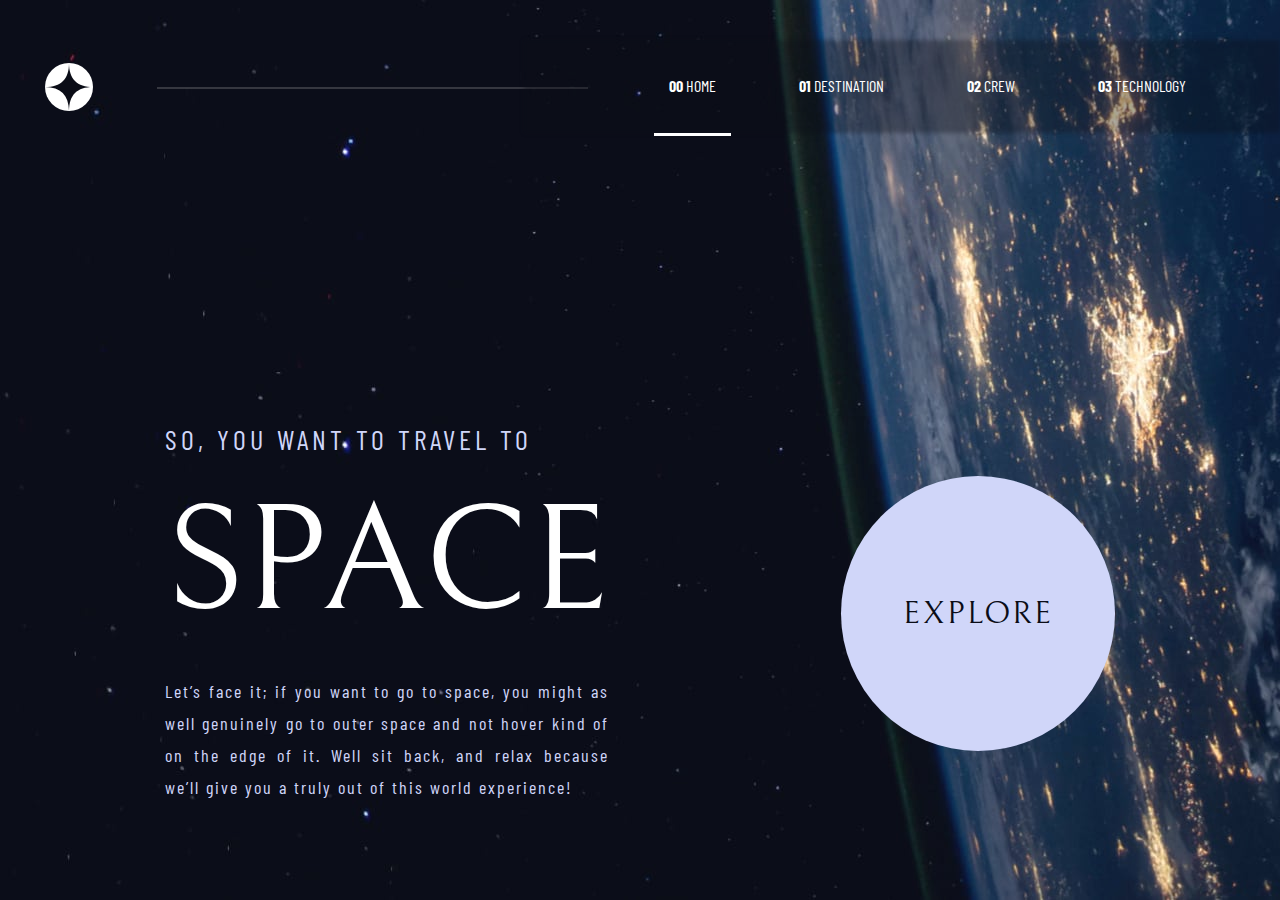
<file: index.html>
<!DOCTYPE html>
<html lang="en">
  <!-- developed by @mpfdev -->
  <head>
    <meta charset="UTF-8" />
    <meta name="viewport" content="width=device-width, initial-scale=1.0" />
    <link rel="icon" type="image/png" sizes="32x32" href="./assets/favicon-32x32.png" />
    <link rel="stylesheet" href="./assets/reset.css" />
    <link rel="stylesheet" href="./assets/styles.css" />
    <link rel="preconnect" href="https://fonts.googleapis.com" />
    <link rel="preconnect" href="https://fonts.gstatic.com" crossorigin />
    <link
      href="https://fonts.googleapis.com/css2?family=Barlow+Condensed&family=Bellefair&display=swap"
      rel="stylesheet"
    />
    <title>Frontend Mentor | Space tourism website</title>
  </head>
  <body>
    <div class="home-container">
      <header>
        <nav class="navbar">
          <div class="logo-icon">
            <img src="./assets/shared/logo.svg" alt="logo icon" />
          </div>
          <div class="border"></div>
          <div class="menu">
            <ul class="nav-menu">
              <li class="nav-item item-positioning">
                <a href="#" class="active nav-link"><span>00</span> HOME</a>
              </li>
              <li class="nav-item">
                <a href="./destination-moon.html" class="nav-link"><span>01</span> DESTINATION</a>
              </li>
              <li class="nav-item">
                <a href="./crew-commander.html" class="nav-link"><span>02</span> CREW</a>
              </li>
              <li class="nav-item">
                <a href="./technology-vehicle.html" class="nav-link"><span>03</span> TECHNOLOGY</a>
              </li>
            </ul>
          </div>
          <div class="hamburger">
            <img src="/assets/shared/icon-hamburger.svg" alt="" />
          </div>
        </nav>
      </header>

      <main>
        <div class="hero-container">
          <div class="space">
            <h5>SO, YOU WANT TO TRAVEL TO</h5>
            <h1>SPACE</h1>
            <p>
              Let’s face it; if you want to go to space, you might as well genuinely go to outer space and not hover
              kind of on the edge of it. Well sit back, and relax because we’ll give you a truly out of this world
              experience!
            </p>
          </div>

          <div class="explore">
            <a href="./destination-moon.html">EXPLORE</a>
          </div>
        </div>
      </main>
    </div>
    <script src="./assets/script.js"></script>
  </body>
</html>
</file>
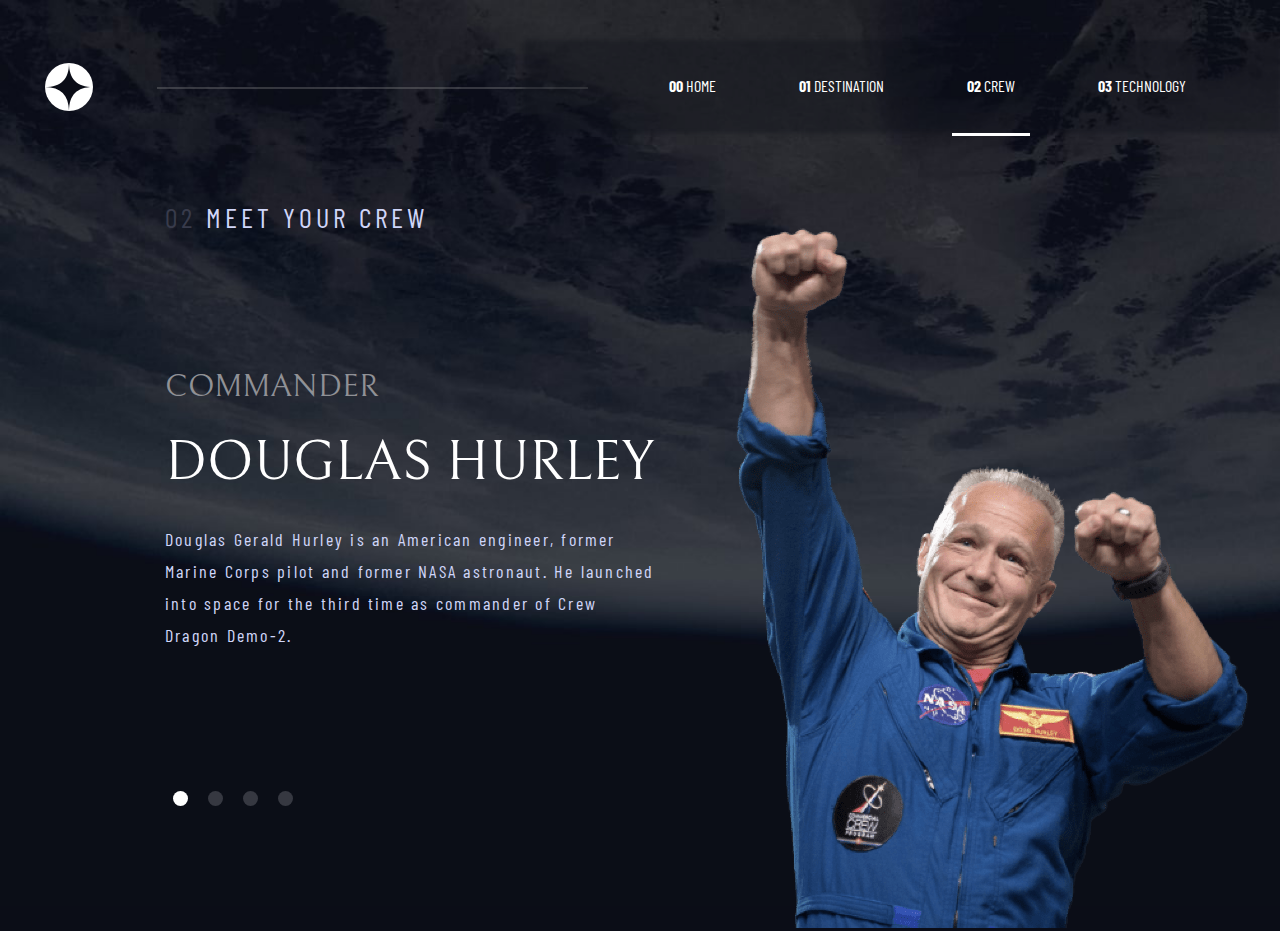
<file: crew-commander.html>
<!DOCTYPE html>
<html lang="en">
  <head>
    <meta charset="UTF-8" />
    <meta name="viewport" content="width=device-width, initial-scale=1.0" />
    <link rel="icon" type="image/png" sizes="32x32" href="./assets/favicon-32x32.png" />
    <link rel="stylesheet" href="./assets/reset.css" />
    <link rel="stylesheet" href="./assets/styles.css" />
    <link rel="preconnect" href="https://fonts.googleapis.com" />
    <link rel="preconnect" href="https://fonts.gstatic.com" crossorigin />
    <link
      href="https://fonts.googleapis.com/css2?family=Barlow+Condensed&family=Bellefair&display=swap"
      rel="stylesheet"
    />
    <title>Frontend Mentor | Space tourism website</title>
  </head>
  <body>
    <div class="crew-container">
      <header>
        <nav class="navbar">
          <div class="logo-icon">
            <img src="./assets/shared/logo.svg" alt="logo icon" />
          </div>
          <div class="border"></div>
          <div class="menu">
            <ul class="nav-menu">
              <li class="nav-item item-positioning">
                <a href="./index.html" class="nav-link"><span>00</span> HOME</a>
              </li>
              <li class="nav-item">
                <a href="./destination-moon.html" class="nav-link"><span>01</span> DESTINATION</a>
              </li>
              <li class="nav-item">
                <a href="./crew-commander.html" class="active nav-link"><span>02</span> CREW</a>
              </li>
              <li class="nav-item">
                <a href="./technology-vehicle.html" class="nav-link"><span>03</span> TECHNOLOGY</a>
              </li>
            </ul>
          </div>
          <div class="hamburger">
            <img src="/assets/shared/icon-hamburger.svg" alt="" />
          </div>
        </nav>
      </header>

      <main>
        <div class="commander-container">
          <div class="commander-description">
            <h5><span>02</span> MEET YOUR CREW</h5>
            <div class="commander-about">
              <h4>COMMANDER</h4>
              <h3>DOUGLAS HURLEY</h3>
              <p>
                Douglas Gerald Hurley is an American engineer, former Marine Corps pilot and former NASA astronaut. He
                launched into space for the third time as commander of Crew Dragon Demo-2.
              </p>
            </div>
            <div class="commander-navigation">
              <ul>
                <li><a href="#" class="active-dot"></a></li>
                <li><a href="./crew-specialist.html"></a></li>
                <li><a href="./crew-pilot.html"></a></li>
                <li><a href="./crew-engineer.html"></a></li>
              </ul>
            </div>
          </div>

          <div class="commander-photo">
            <img src="./assets/crew/image-douglas-hurley.png" alt="" />
          </div>
        </div>
      </main>
    </div>
    <script src="./assets/script.js"></script>
  </body>
</html>
</file>
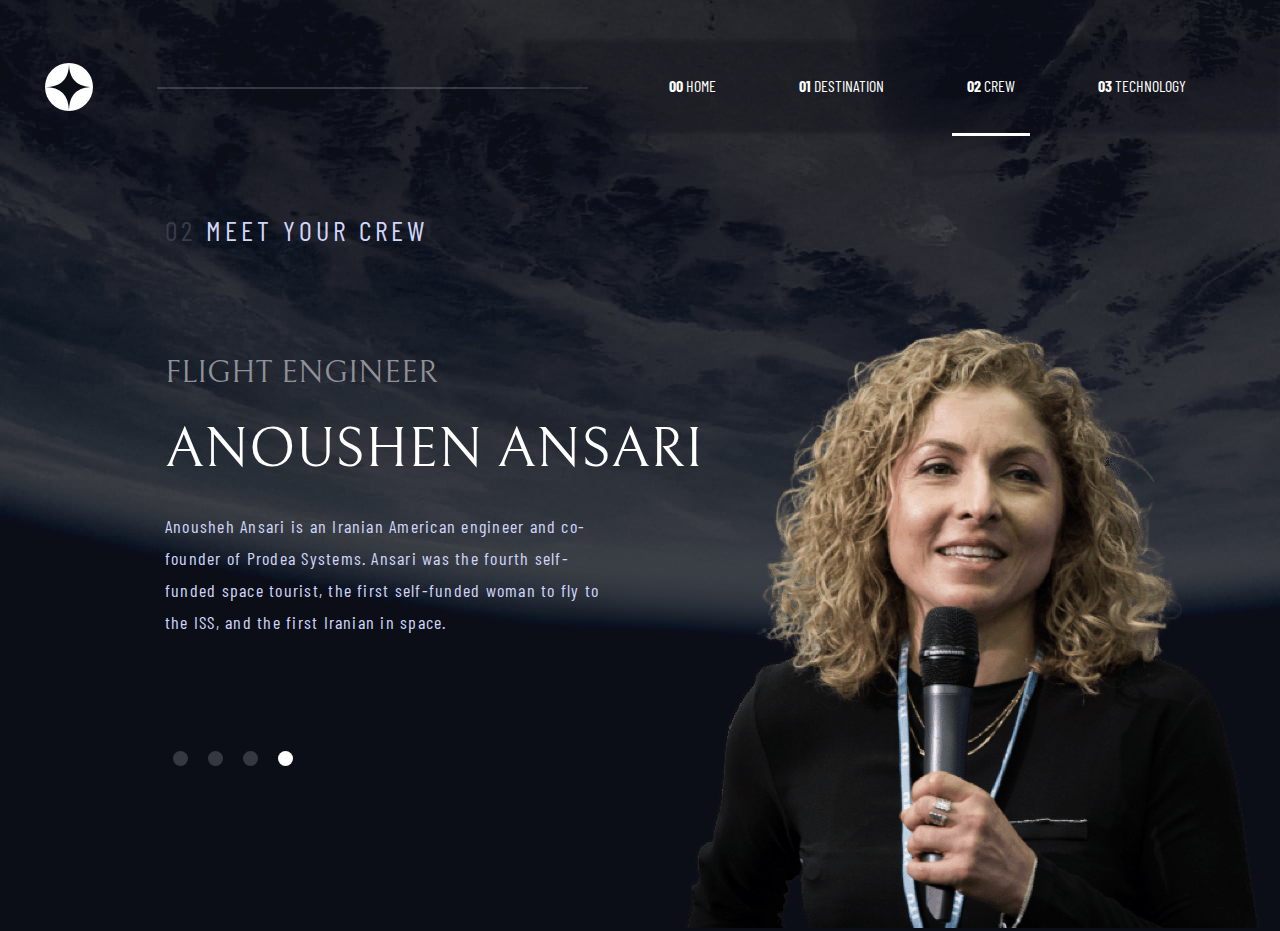
<file: crew-engineer.html>
<!DOCTYPE html>
<html lang="en">
  <head>
    <meta charset="UTF-8" />
    <meta name="viewport" content="width=device-width, initial-scale=1.0" />
    <link rel="icon" type="image/png" sizes="32x32" href="./assets/favicon-32x32.png" />
    <link rel="stylesheet" href="./assets/reset.css" />
    <link rel="stylesheet" href="./assets/styles.css" />
    <link rel="preconnect" href="https://fonts.googleapis.com" />
    <link rel="preconnect" href="https://fonts.gstatic.com" crossorigin />
    <link
      href="https://fonts.googleapis.com/css2?family=Barlow+Condensed&family=Bellefair&display=swap"
      rel="stylesheet"
    />
    <title>Frontend Mentor | Space tourism website</title>
  </head>
  <body>
    <div class="crew-container">
      <header>
        <nav class="navbar">
          <div class="logo-icon">
            <img src="./assets/shared/logo.svg" alt="logo icon" />
          </div>
          <div class="border"></div>
          <div class="menu">
            <ul class="nav-menu">
              <li class="nav-item item-positioning">
                <a href="./index.html" class="nav-link"><span>00</span> HOME</a>
              </li>
              <li class="nav-item">
                <a href="./destination-moon.html" class="nav-link"><span>01</span> DESTINATION</a>
              </li>
              <li class="nav-item">
                <a href="./crew-commander.html" class="active nav-link"><span>02</span> CREW</a>
              </li>
              <li class="nav-item">
                <a href="./technology-vehicle.html" class="nav-link"><span>03</span> TECHNOLOGY</a>
              </li>
            </ul>
          </div>
          <div class="hamburger">
            <img src="/assets/shared/icon-hamburger.svg" alt="" />
          </div>
        </nav>
      </header>

      <main>
        <div class="engineer-container">
          <div class="engineer-description">
            <h5><span>02</span> MEET YOUR CREW</h5>
            <div class="engineer-about">
              <h4>FLIGHT ENGINEER</h4>
              <h3>ANOUSHEN ANSARI</h3>
              <p>
                Anousheh Ansari is an Iranian American engineer and co-founder of Prodea Systems. Ansari was the fourth
                self-funded space tourist, the first self-funded woman to fly to the ISS, and the first Iranian in
                space.
              </p>
            </div>
            <div class="engineer-navigation">
              <ul>
                <li><a href="./crew-commander.html"></a></li>
                <li><a href="./crew-specialist.html"></a></li>
                <li><a href="./crew-pilot.html"></a></li>
                <li><a href="#" class="active-dot"></a></li>
              </ul>
            </div>
          </div>

          <div class="engineer-photo">
            <img src="./assets/crew/image-anousheh-ansari.png" alt="" />
          </div>
        </div>
      </main>
    </div>
    <script src="./assets/script.js"></script>
  </body>
</html>
</file>
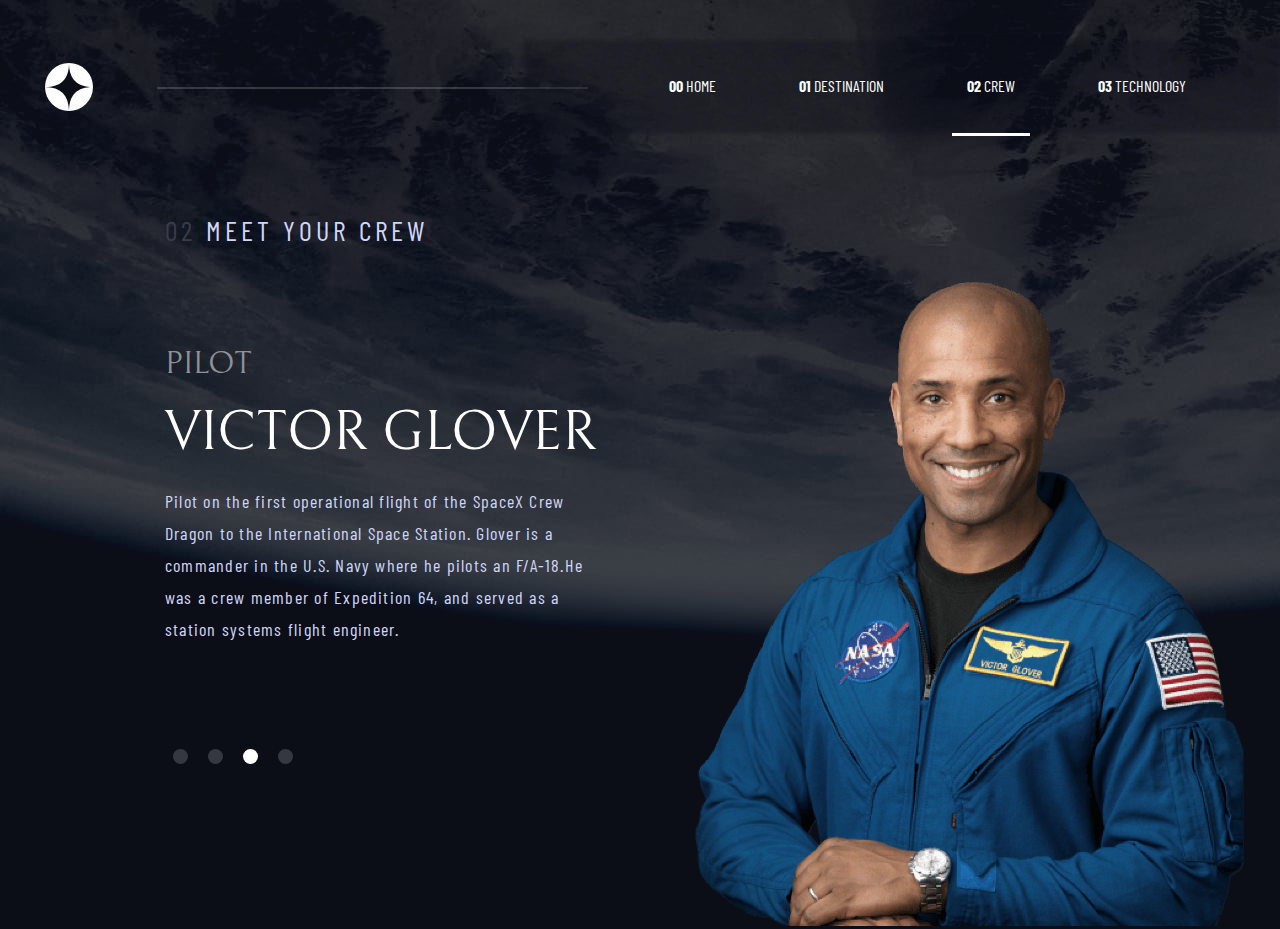
<file: crew-pilot.html>
<!DOCTYPE html>
<html lang="en">
  <head>
    <meta charset="UTF-8" />
    <meta name="viewport" content="width=device-width, initial-scale=1.0" />
    <link rel="icon" type="image/png" sizes="32x32" href="./assets/favicon-32x32.png" />
    <link rel="stylesheet" href="./assets/reset.css" />
    <link rel="stylesheet" href="./assets/styles.css" />
    <link rel="preconnect" href="https://fonts.googleapis.com" />
    <link rel="preconnect" href="https://fonts.gstatic.com" crossorigin />
    <link
      href="https://fonts.googleapis.com/css2?family=Barlow+Condensed&family=Bellefair&display=swap"
      rel="stylesheet"
    />
    <title>Frontend Mentor | Space tourism website</title>
  </head>
  <body>
    <div class="crew-container">
      <header>
        <nav class="navbar">
          <div class="logo-icon">
            <img src="./assets/shared/logo.svg" alt="logo icon" />
          </div>
          <div class="border"></div>
          <div class="menu">
            <ul class="nav-menu">
              <li class="nav-item item-positioning">
                <a href="./index.html" class="nav-link"><span>00</span> HOME</a>
              </li>
              <li class="nav-item">
                <a href="./destination-moon.html" class="nav-link"><span>01</span> DESTINATION</a>
              </li>
              <li class="nav-item">
                <a href="./crew-commander.html" class="active nav-link"><span>02</span> CREW</a>
              </li>
              <li class="nav-item">
                <a href="./technology-vehicle.html" class="nav-link"><span>03</span> TECHNOLOGY</a>
              </li>
            </ul>
          </div>
          <div class="hamburger">
            <img src="/assets/shared/icon-hamburger.svg" alt="" />
          </div>
        </nav>
      </header>

      <main>
        <div class="pilot-container">
          <div class="pilot-description">
            <h5><span>02</span> MEET YOUR CREW</h5>
            <div class="pilot-about">
              <h4>PILOT</h4>
              <h3>VICTOR GLOVER</h3>
              <p>
                Pilot on the first operational flight of the SpaceX Crew Dragon to the International Space Station.
                Glover is a commander in the U.S. Navy where he pilots an F/A-18.He was a crew member of Expedition 64,
                and served as a station systems flight engineer.
              </p>
            </div>
            <div class="pilot-navigation">
              <ul>
                <li><a href="./crew-commander.html"></a></li>
                <li><a href="./crew-specialist.html"></a></li>
                <li><a href="#" class="active-dot"></a></li>
                <li><a href="./crew-engineer.html"></a></li>
              </ul>
            </div>
          </div>

          <div class="pilot-photo">
            <img src="./assets/crew/image-victor-glover.png" alt="" />
          </div>
        </div>
      </main>
    </div>
    <script src="./assets/script.js"></script>
  </body>
</html>
</file>
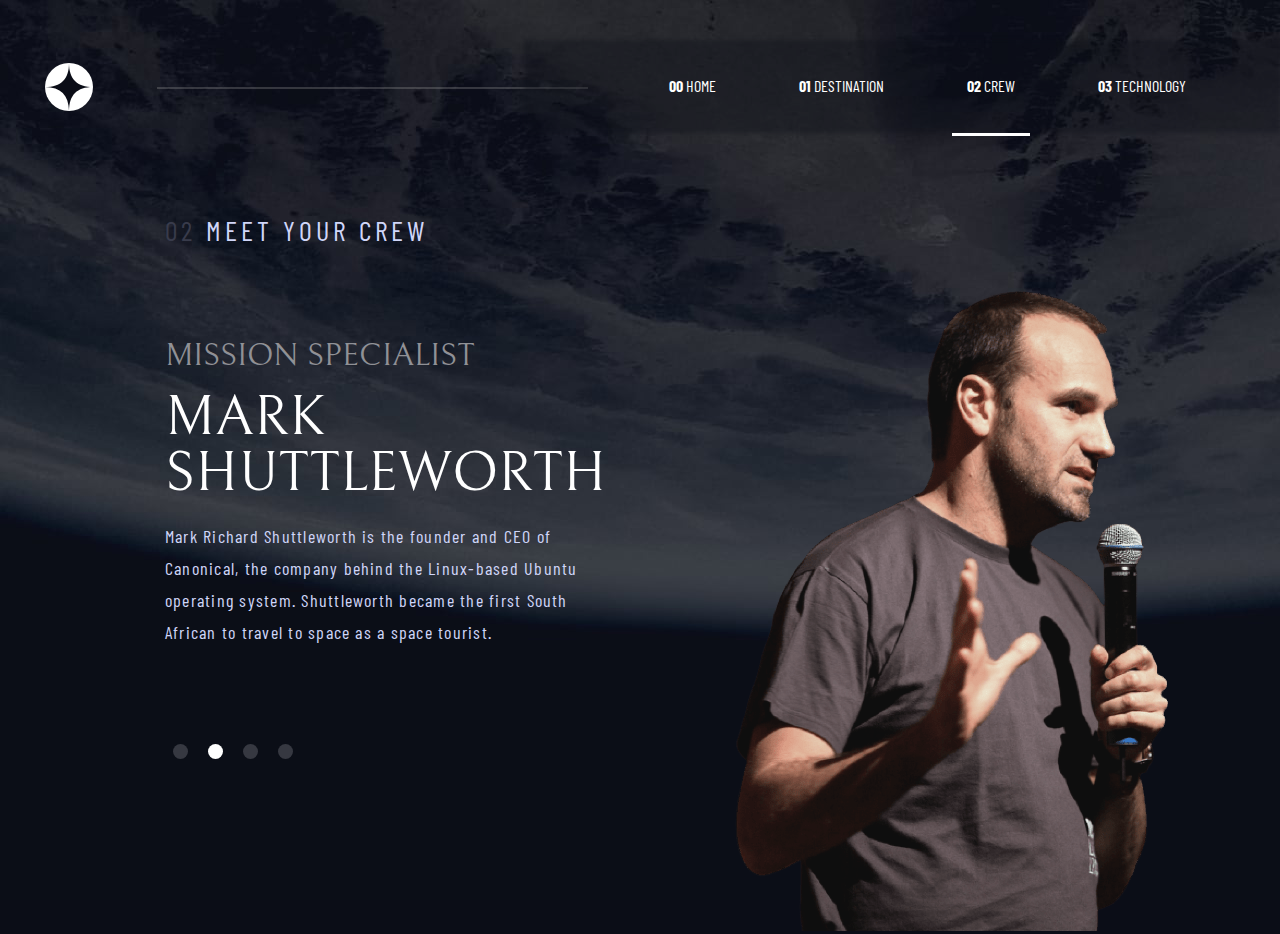
<file: crew-specialist.html>
<!DOCTYPE html>
<html lang="en">
  <head>
    <meta charset="UTF-8" />
    <meta name="viewport" content="width=device-width, initial-scale=1.0" />
    <link rel="icon" type="image/png" sizes="32x32" href="./assets/favicon-32x32.png" />
    <link rel="stylesheet" href="./assets/reset.css" />
    <link rel="stylesheet" href="./assets/styles.css" />
    <link rel="preconnect" href="https://fonts.googleapis.com" />
    <link rel="preconnect" href="https://fonts.gstatic.com" crossorigin />
    <link
      href="https://fonts.googleapis.com/css2?family=Barlow+Condensed&family=Bellefair&display=swap"
      rel="stylesheet"
    />
    <title>Frontend Mentor | Space tourism website</title>
  </head>
  <body>
    <div class="crew-container">
      <header>
        <nav class="navbar">
          <div class="logo-icon">
            <img src="./assets/shared/logo.svg" alt="logo icon" />
          </div>
          <div class="border"></div>
          <div class="menu">
            <ul class="nav-menu">
              <li class="nav-item item-positioning">
                <a href="./index.html" class="nav-link"><span>00</span> HOME</a>
              </li>
              <li class="nav-item">
                <a href="./destination-moon.html" class="nav-link"><span>01</span> DESTINATION</a>
              </li>
              <li class="nav-item">
                <a href="./crew-commander.html" class="active nav-link"><span>02</span> CREW</a>
              </li>
              <li class="nav-item">
                <a href="./technology-vehicle.html" class="nav-link"><span>03</span> TECHNOLOGY</a>
              </li>
            </ul>
          </div>
          <div class="hamburger">
            <img src="/assets/shared/icon-hamburger.svg" alt="" />
          </div>
        </nav>
      </header>

      <main>
        <div class="specialist-container">
          <div class="specialist-description">
            <h5><span>02</span> MEET YOUR CREW</h5>
            <div class="specialist-about">
              <h4>MISSION SPECIALIST</h4>
              <h3>MARK SHUTTLEWORTH</h3>
              <p>
                Mark Richard Shuttleworth is the founder and CEO of Canonical, the company behind the Linux-based Ubuntu
                operating system. Shuttleworth became the first South African to travel to space as a space tourist.
              </p>
            </div>
            <div class="specialist-navigation">
              <ul>
                <li><a href="./crew-commander.html"></a></li>
                <li><a href="#" class="active-dot"></a></li>
                <li><a href="./crew-pilot.html"></a></li>
                <li><a href="./crew-engineer.html"></a></li>
              </ul>
            </div>
          </div>

          <div class="specialist-photo">
            <img src="./assets/crew/image-mark-shuttleworth.png" alt="" />
          </div>
        </div>
      </main>
    </div>
    <script src="./assets/script.js"></script>
  </body>
</html>
</file>
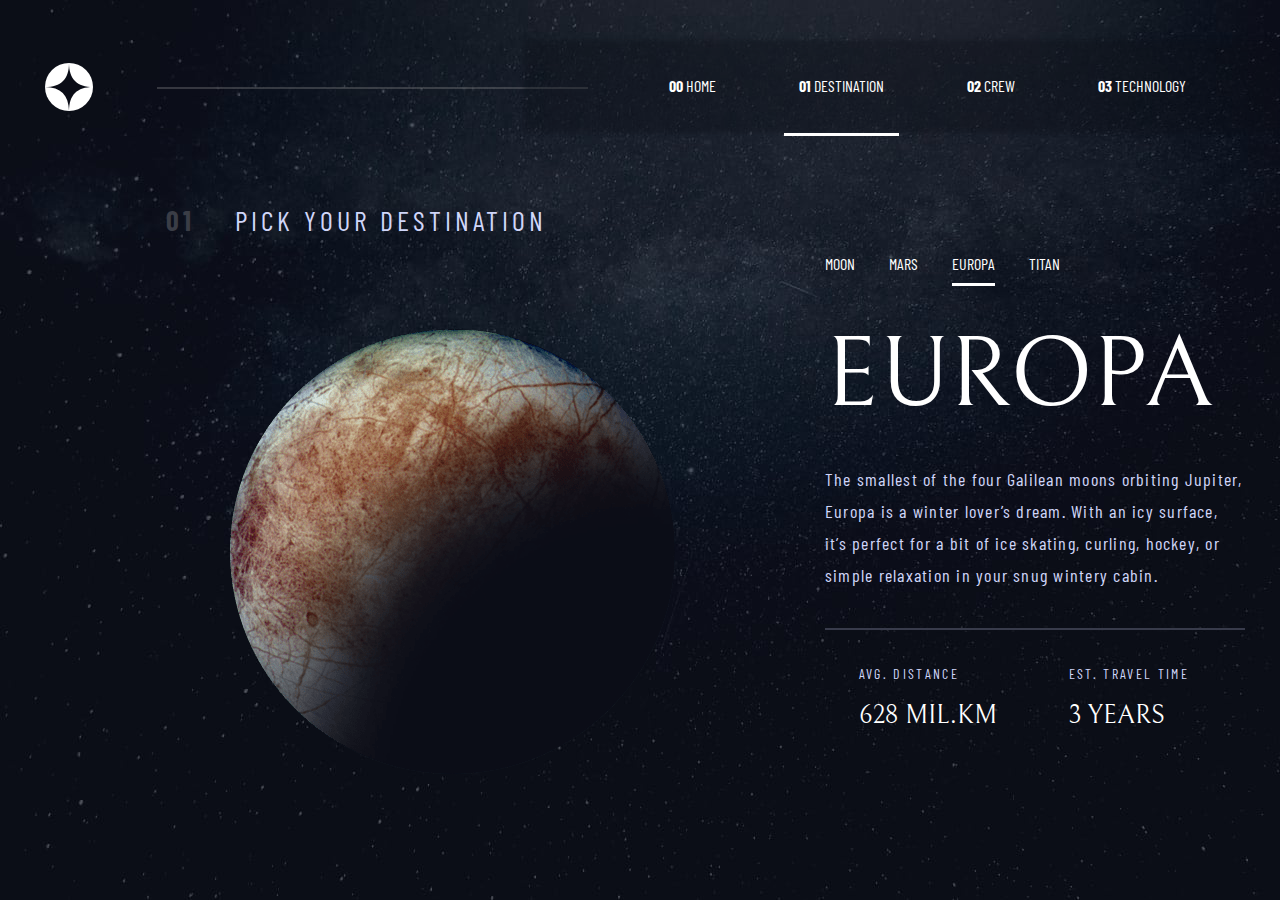
<file: destination-europa.html>
<!DOCTYPE html>
<html lang="en">
  <head>
    <meta charset="UTF-8" />
    <meta name="viewport" content="width=device-width, initial-scale=1.0" />
    <link rel="icon" type="image/png" sizes="32x32" href="./assets/favicon-32x32.png" />
    <link rel="stylesheet" href="./assets/reset.css" />
    <link rel="stylesheet" href="./assets/styles.css" />
    <link rel="preconnect" href="https://fonts.googleapis.com" />
    <link rel="preconnect" href="https://fonts.gstatic.com" crossorigin />
    <link
      href="https://fonts.googleapis.com/css2?family=Barlow+Condensed&family=Bellefair&display=swap"
      rel="stylesheet"
    />
    <title>Frontend Mentor | Space tourism website</title>
  </head>
  <body>
    <div class="destination-container">
      <header>
        <nav class="navbar">
          <div class="logo-icon">
            <img src="./assets/shared/logo.svg" alt="logo icon" />
          </div>
          <div class="border"></div>
          <div class="menu">
            <ul class="nav-menu">
              <li class="nav-item item-positioning">
                <a href="./index.html" class="nav-link"><span>00</span> HOME</a>
              </li>
              <li class="nav-item">
                <a href="#" class="active nav-link"><span>01</span> DESTINATION</a>
              </li>
              <li class="nav-item">
                <a href="./crew-commander.html" class="nav-link"><span>02</span> CREW</a>
              </li>
              <li class="nav-item">
                <a href="./technology-vehicle.html" class="nav-link"><span>03</span> TECHNOLOGY</a>
              </li>
            </ul>
          </div>
          <div class="hamburger">
            <img src="/assets/shared/icon-hamburger.svg" alt="" />
          </div>
        </nav>
      </header>

      <main>
        <div class="europa-container">
          <div class="europa-map">
            <h5><span>01</span> PICK YOUR DESTINATION</h5>
            <img src="./assets/destination/image-europa.png" alt="" />
          </div>

          <div class="europa-description">
            <div class="nav-description">
              <ul>
                <li><a href="./destination-moon.html">MOON</a></li>
                <li><a href="./destination-mars.html">MARS</a></li>
                <li><a href="#" class="active">EUROPA</a></li>
                <li><a href="./destination-titan.html">TITAN</a></li>
              </ul>
            </div>
            <h2>EUROPA</h2>
            <p>
              The smallest of the four Galilean moons orbiting Jupiter, Europa is a winter lover’s dream. With an icy
              surface, it’s perfect for a bit of ice skating, curling, hockey, or simple relaxation in your snug wintery
              cabin.
            </p>
            <div class="border-description"></div>
            <div class="destination-description">
              <div class="avg-distance">
                <h2>AVG. DISTANCE</h2>
                <h1>628 MIL.KM</h1>
              </div>

              <div class="est-travel-time">
                <h2>EST. TRAVEL TIME</h2>
                <h1>3 YEARS</h1>
              </div>
            </div>
          </div>
        </div>
      </main>
    </div>
    <script src="./assets/script.js"></script>
  </body>
</html>
</file>
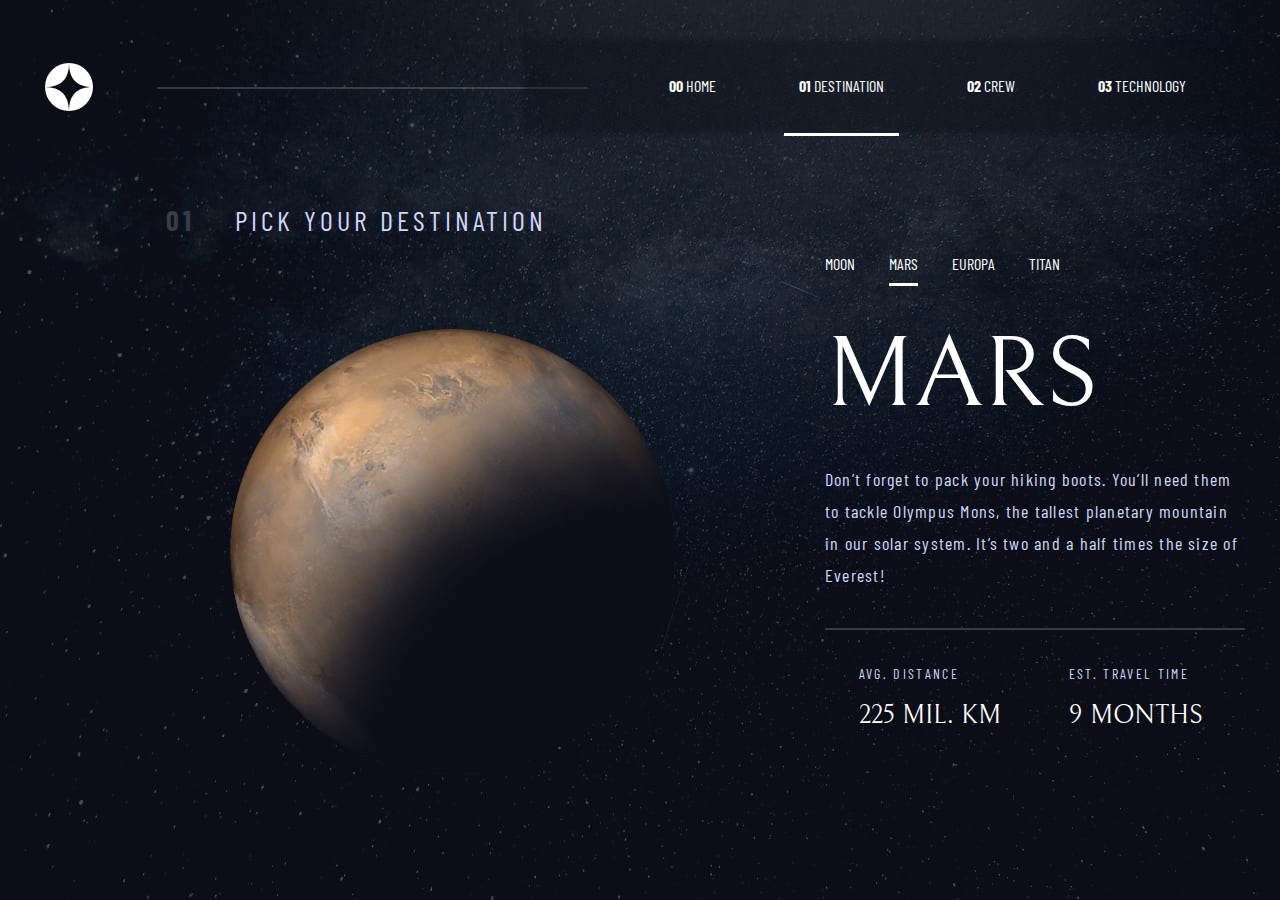
<file: destination-mars.html>
<!DOCTYPE html>
<html lang="en">
  <head>
    <meta charset="UTF-8" />
    <meta name="viewport" content="width=device-width, initial-scale=1.0" />
    <link rel="icon" type="image/png" sizes="32x32" href="./assets/favicon-32x32.png" />
    <link rel="stylesheet" href="./assets/reset.css" />
    <link rel="stylesheet" href="./assets/styles.css" />
    <link rel="preconnect" href="https://fonts.googleapis.com" />
    <link rel="preconnect" href="https://fonts.gstatic.com" crossorigin />
    <link
      href="https://fonts.googleapis.com/css2?family=Barlow+Condensed&family=Bellefair&display=swap"
      rel="stylesheet"
    />
    <title>Frontend Mentor | Space tourism website</title>
  </head>
  <body>
    <div class="destination-container">
      <header>
        <nav class="navbar">
          <div class="logo-icon">
            <img src="./assets/shared/logo.svg" alt="logo icon" />
          </div>
          <div class="border"></div>
          <div class="menu">
            <ul class="nav-menu">
              <li class="nav-item item-positioning">
                <a href="./index.html" class="nav-link"><span>00</span> HOME</a>
              </li>
              <li class="nav-item">
                <a href="#" class="active nav-link"><span>01</span> DESTINATION</a>
              </li>
              <li class="nav-item">
                <a href="./crew-commander.html" class="nav-link"><span>02</span> CREW</a>
              </li>
              <li class="nav-item">
                <a href="./technology-vehicle.html" class="nav-link"><span>03</span> TECHNOLOGY</a>
              </li>
            </ul>
          </div>
          <div class="hamburger">
            <img src="/assets/shared/icon-hamburger.svg" alt="" />
          </div>
        </nav>
      </header>

      <main>
        <div class="mars-container">
          <div class="mars-map">
            <h5><span>01</span> PICK YOUR DESTINATION</h5>
            <img src="./assets/destination/image-mars.png" alt="" />
          </div>

          <div class="mars-description">
            <div class="nav-description">
              <ul>
                <li><a href="./destination-moon.html">MOON</a></li>
                <li><a href="#" class="active">MARS</a></li>
                <li><a href="./destination-europa.html">EUROPA</a></li>
                <li><a href="./destination-titan.html">TITAN</a></li>
              </ul>
            </div>
            <h2>MARS</h2>
            <p>
              Don’t forget to pack your hiking boots. You’ll need them to tackle Olympus Mons, the tallest planetary
              mountain in our solar system. It’s two and a half times the size of Everest!
            </p>
            <div class="border-description"></div>
            <div class="destination-description">
              <div class="avg-distance">
                <h2>AVG. DISTANCE</h2>
                <h1>225 MIL. KM</h1>
              </div>

              <div class="est-travel-time">
                <h2>EST. TRAVEL TIME</h2>
                <h1>9 MONTHS</h1>
              </div>
            </div>
          </div>
        </div>
      </main>
    </div>
    <script src="./assets/script.js"></script>
  </body>
</html>
</file>
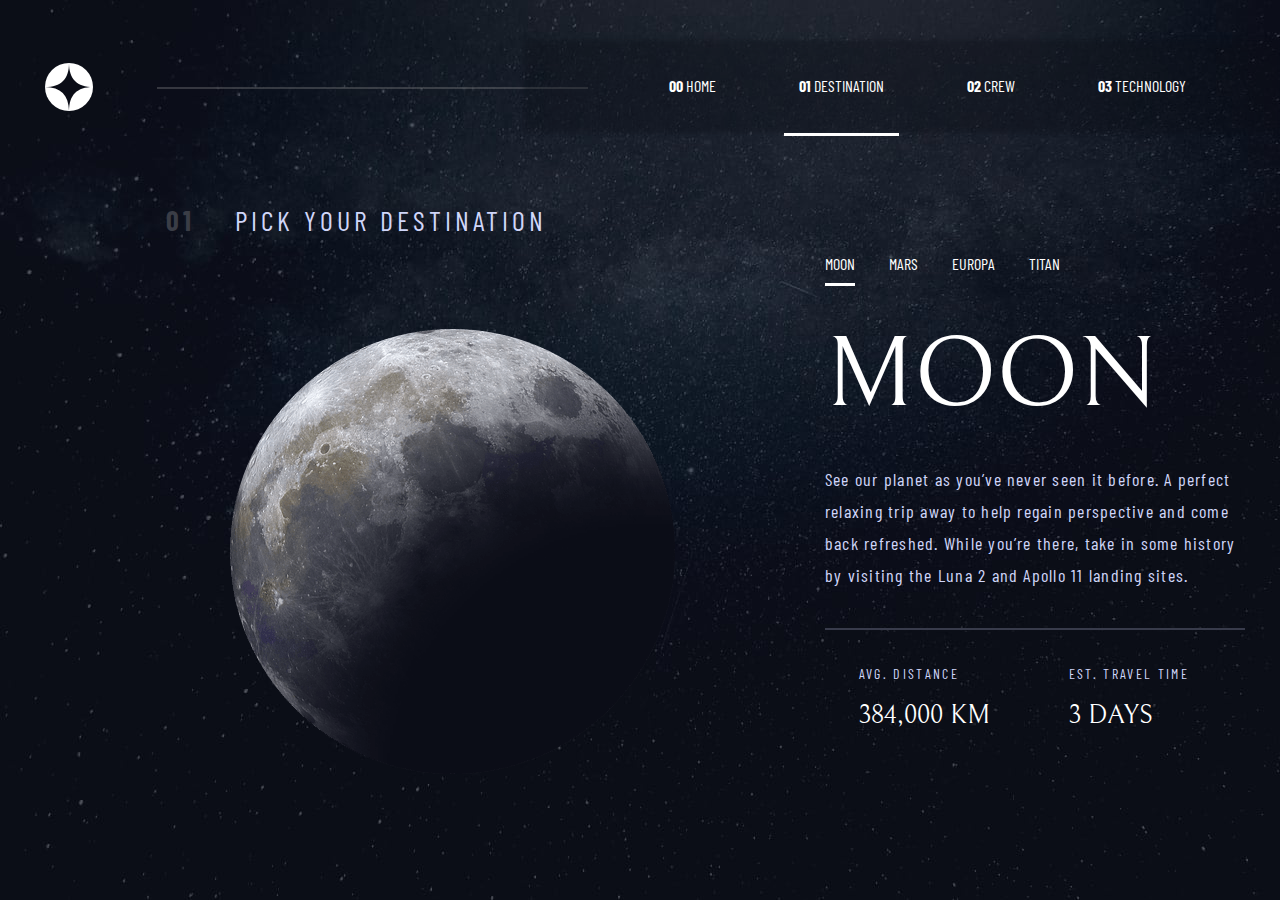
<file: destination-moon.html>
<!DOCTYPE html>
<html lang="en">
  <head>
    <meta charset="UTF-8" />
    <meta name="viewport" content="width=device-width, initial-scale=1.0" />
    <link rel="icon" type="image/png" sizes="32x32" href="./assets/favicon-32x32.png" />
    <link rel="stylesheet" href="./assets/reset.css" />
    <link rel="stylesheet" href="./assets/styles.css" />
    <link rel="preconnect" href="https://fonts.googleapis.com" />
    <link rel="preconnect" href="https://fonts.gstatic.com" crossorigin />
    <link
      href="https://fonts.googleapis.com/css2?family=Barlow+Condensed&family=Bellefair&display=swap"
      rel="stylesheet"
    />
    <title>Space Tourism | Moon - Coded by @mpfdev</title>
  </head>
  <body>
    <div class="destination-container">
      <header>
        <nav class="navbar">
          <div class="logo-icon">
            <img src="./assets/shared/logo.svg" alt="logo icon" />
          </div>
          <div class="border"></div>
          <div class="menu">
            <ul class="nav-menu">
              <li class="nav-item item-positioning">
                <a href="./index.html" class="nav-link"><span>00</span> HOME</a>
              </li>
              <li class="nav-item">
                <a href="#" class="active nav-link"><span>01</span> DESTINATION</a>
              </li>
              <li class="nav-item">
                <a href="./crew-commander.html" class="nav-link"><span>02</span> CREW</a>
              </li>
              <li class="nav-item">
                <a href="./technology-vehicle.html" class="nav-link"><span>03</span> TECHNOLOGY</a>
              </li>
            </ul>
          </div>
          <div class="hamburger">
            <img src="/assets/shared/icon-hamburger.svg" alt="" />
          </div>
        </nav>
      </header>

      <main>
        <div class="moon-container">
          <div class="moon-map">
            <h5><span>01</span> PICK YOUR DESTINATION</h5>
            <img src="./assets/destination/image-moon.png" alt="" />
          </div>

          <div class="moon-description">
            <div class="nav-description">
              <ul>
                <li><a href="#" class="active">MOON</a></li>
                <li><a href="./destination-mars.html">MARS</a></li>
                <li><a href="./destination-europa.html">EUROPA</a></li>
                <li><a href="./destination-titan.html">TITAN</a></li>
              </ul>
            </div>
            <h2>MOON</h2>
            <p>
              See our planet as you’ve never seen it before. A perfect relaxing trip away to help regain perspective and
              come back refreshed. While you’re there, take in some history by visiting the Luna 2 and Apollo 11 landing
              sites.
            </p>
            <div class="border-description"></div>
            <div class="destination-description">
              <div class="avg-distance">
                <h2>AVG. DISTANCE</h2>
                <h1>384,000 KM</h1>
              </div>

              <div class="est-travel-time">
                <h2>EST. TRAVEL TIME</h2>
                <h1>3 DAYS</h1>
              </div>
            </div>
          </div>
        </div>
      </main>
    </div>

    <script src="./assets/script.js"></script>
  </body>
</html>
</file>
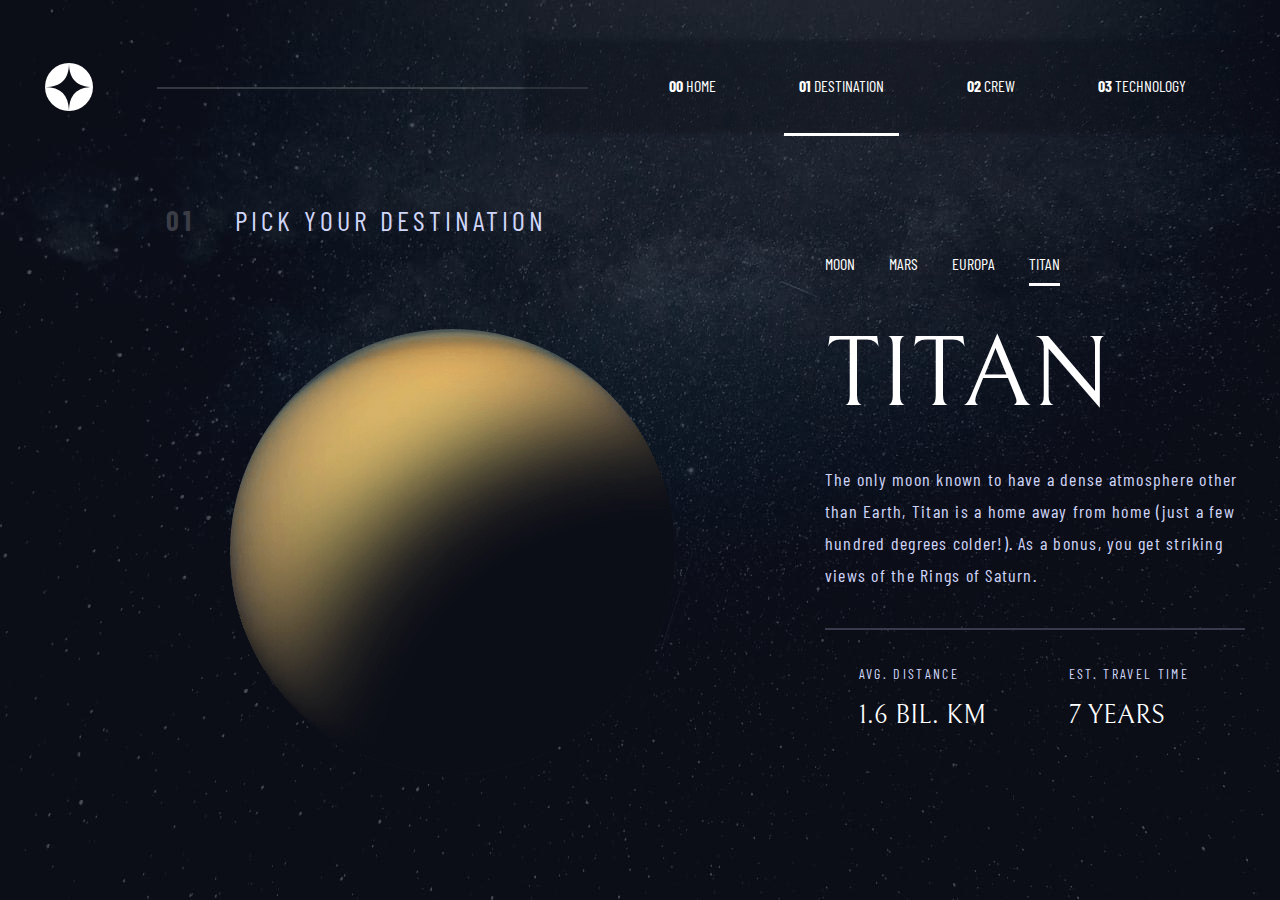
<file: destination-titan.html>
<!DOCTYPE html>
<html lang="en">
  <head>
    <meta charset="UTF-8" />
    <meta name="viewport" content="width=device-width, initial-scale=1.0" />
    <link rel="icon" type="image/png" sizes="32x32" href="./assets/favicon-32x32.png" />
    <link rel="stylesheet" href="./assets/reset.css" />
    <link rel="stylesheet" href="./assets/styles.css" />
    <link rel="preconnect" href="https://fonts.googleapis.com" />
    <link rel="preconnect" href="https://fonts.gstatic.com" crossorigin />
    <link
      href="https://fonts.googleapis.com/css2?family=Barlow+Condensed&family=Bellefair&display=swap"
      rel="stylesheet"
    />
    <title>Frontend Mentor | Space tourism website</title>
  </head>
  <body>
    <div class="destination-container">
      <header>
        <nav class="navbar">
          <div class="logo-icon">
            <img src="./assets/shared/logo.svg" alt="logo icon" />
          </div>
          <div class="border"></div>
          <div class="menu">
            <ul class="nav-menu">
              <li class="nav-item item-positioning">
                <a href="./index.html" class="nav-link"><span>00</span> HOME</a>
              </li>
              <li class="nav-item">
                <a href="#" class="active nav-link"><span>01</span> DESTINATION</a>
              </li>
              <li class="nav-item">
                <a href="./crew-commander.html" class="nav-link"><span>02</span> CREW</a>
              </li>
              <li class="nav-item">
                <a href="./technology-vehicle.html" class="nav-link"><span>03</span> TECHNOLOGY</a>
              </li>
            </ul>
          </div>
          <div class="hamburger">
            <img src="/assets/shared/icon-hamburger.svg" alt="" />
          </div>
        </nav>
      </header>

      <main>
        <div class="moon-container">
          <div class="moon-map">
            <h5><span>01</span> PICK YOUR DESTINATION</h5>
            <img src="./assets/destination/image-titan.png" alt="" />
          </div>

          <div class="moon-description">
            <div class="nav-description">
              <ul>
                <li><a href="./destination-moon.html">MOON</a></li>
                <li><a href="./destination-mars.html">MARS</a></li>
                <li><a href="./destination-europa.html">EUROPA</a></li>
                <li><a href="#" class="active">TITAN</a></li>
              </ul>
            </div>
            <h2>TITAN</h2>
            <p>
              The only moon known to have a dense atmosphere other than Earth, Titan is a home away from home (just a
              few hundred degrees colder!). As a bonus, you get striking views of the Rings of Saturn.
            </p>
            <div class="border-description"></div>
            <div class="destination-description">
              <div class="avg-distance">
                <h2>AVG. DISTANCE</h2>
                <h1>1.6 BIL. KM</h1>
              </div>

              <div class="est-travel-time">
                <h2>EST. TRAVEL TIME</h2>
                <h1>7 YEARS</h1>
              </div>
            </div>
          </div>
        </div>
      </main>
    </div>
    <script src="./assets/script.js"></script>
  </body>
</html>
</file>
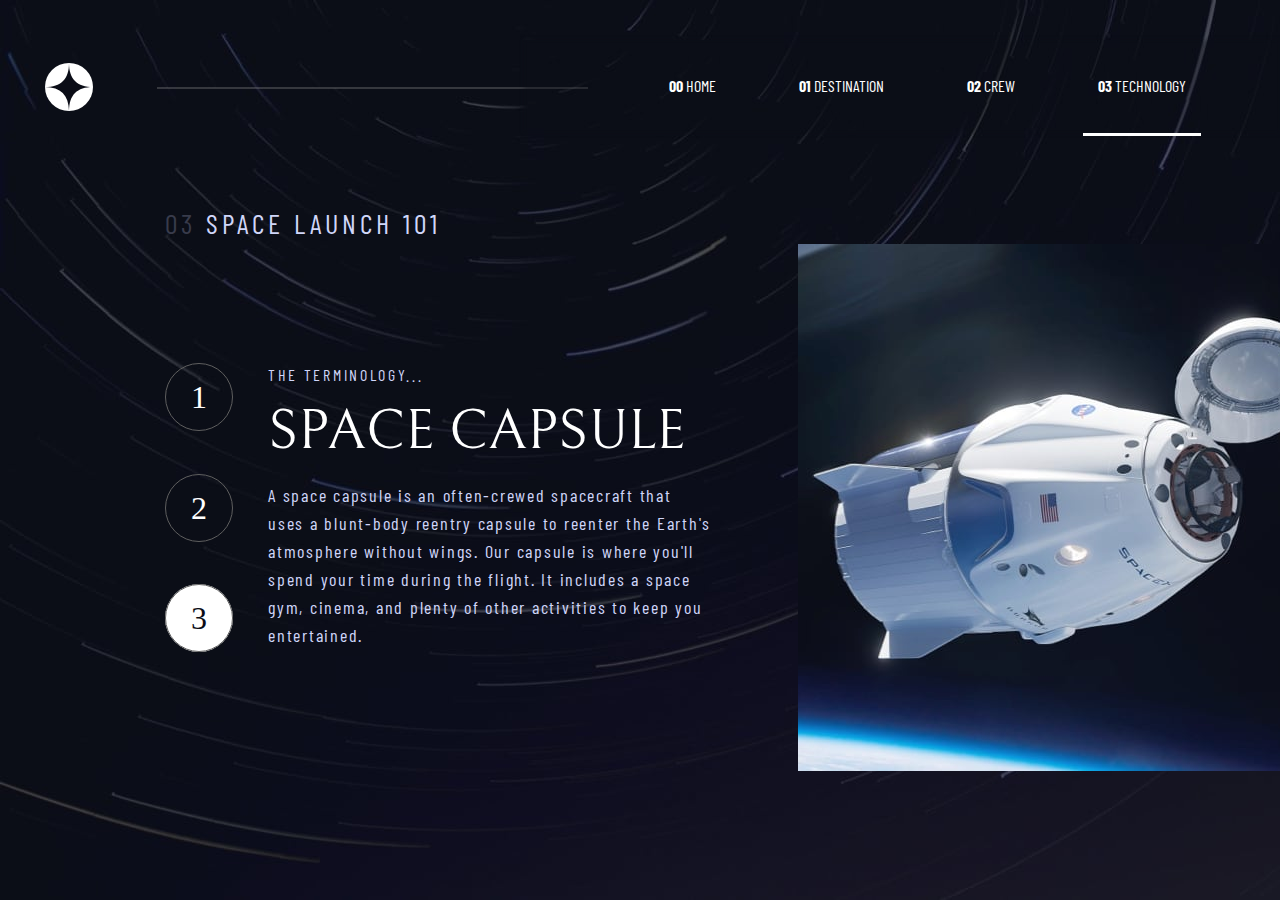
<file: technology-capsule.html>
<!DOCTYPE html>
<html lang="en">
  <head>
    <meta charset="UTF-8" />
    <meta name="viewport" content="width=device-width, initial-scale=1.0" />
    <link rel="icon" type="image/png" sizes="32x32" href="./assets/favicon-32x32.png" />
    <link rel="stylesheet" href="./assets/reset.css" />
    <link rel="stylesheet" href="./assets/styles.css" />
    <link rel="preconnect" href="https://fonts.googleapis.com" />
    <link rel="preconnect" href="https://fonts.gstatic.com" crossorigin />
    <link
      href="https://fonts.googleapis.com/css2?family=Barlow+Condensed&family=Bellefair&display=swap"
      rel="stylesheet"
    />
    <title>Frontend Mentor | Space tourism website</title>
  </head>
  <body>
    <div class="technology-container">
        <header>
            <nav class="navbar">
              <div class="logo-icon">
                <img src="./assets/shared/logo.svg" alt="logo icon" />
              </div>
              <div class="border"></div>
              <div class="menu">
                <ul class="nav-menu">
                  <li class="nav-item item-positioning">
                    <a href="./index.html" class="nav-link"><span>00</span> HOME</a>
                  </li>
                  <li class="nav-item">
                    <a href="./destination-moon.html" class="nav-link"><span>01</span> DESTINATION</a>
                  </li>
                  <li class="nav-item">
                    <a href="./crew-commander.html" class="nav-link"><span>02</span> CREW</a>
                  </li>
                  <li class="nav-item">
                    <a href="#" class="active nav-link"><span>03</span> TECHNOLOGY</a>
                  </li>
                </ul>
              </div>
              <div class="hamburger">
                <img src="/assets/shared/icon-hamburger.svg" alt="" />
              </div>
            </nav>
          </header>

      <main>
        <div class="general-tech-container">
          <div class="tech-label">
            <h5><span>03</span> SPACE LAUNCH 101</h5>
          </div>
          <div class="tech-description">
            <div class="tech-description-menu">
              <ul>
                <li><a href="./technology-vehicle.html">1</a></li>
                <li><a href="./technology-spaceport.html">2</a></li>
                <li><a href="#" class="active-col-menu"">3</a></li>
              </ul>
            </div>

            <div class="tech-description-about">
              <p class="tech-title">THE TERMINOLOGY...</p>
              <h3>SPACE CAPSULE</h3>
              <p class="tech-about-text">
                A space capsule is an often-crewed spacecraft that uses a blunt-body reentry capsule to reenter the
                Earth's atmosphere without wings. Our capsule is where you'll spend your time during the flight. It
                includes a space gym, cinema, and plenty of other activities to keep you entertained.
              </p>
            </div>

            <div class="tech-description-photo-capsule"></div>
          </div>
        </div>
      </main>
    </div>
    <script src="./assets/script.js"></script>
  </body>
</html>
</file>
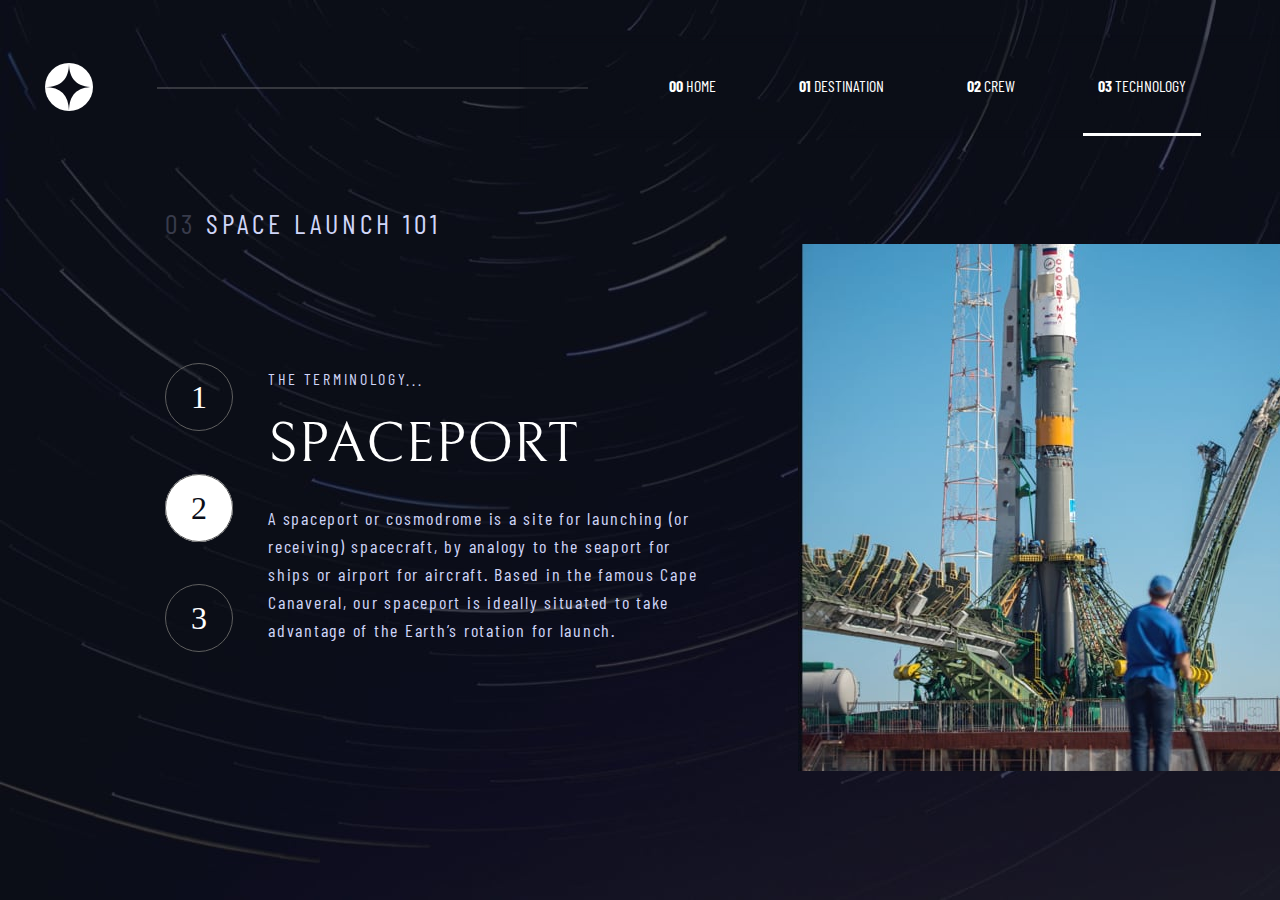
<file: technology-spaceport.html>
<!DOCTYPE html>
<html lang="en">
  <head>
    <meta charset="UTF-8" />
    <meta name="viewport" content="width=device-width, initial-scale=1.0" />
    <link rel="icon" type="image/png" sizes="32x32" href="./assets/favicon-32x32.png" />
    <link rel="stylesheet" href="./assets/reset.css" />
    <link rel="stylesheet" href="./assets/styles.css" />
    <link rel="preconnect" href="https://fonts.googleapis.com" />
    <link rel="preconnect" href="https://fonts.gstatic.com" crossorigin />
    <link
      href="https://fonts.googleapis.com/css2?family=Barlow+Condensed&family=Bellefair&display=swap"
      rel="stylesheet"
    />
    <title>Frontend Mentor | Space tourism website</title>
  </head>
  <body>
    <div class="technology-container">
      <header>
        <nav class="navbar">
          <div class="logo-icon">
            <img src="./assets/shared/logo.svg" alt="logo icon" />
          </div>
          <div class="border"></div>
          <div class="menu">
            <ul class="nav-menu">
              <li class="nav-item item-positioning">
                <a href="./index.html" class="nav-link"><span>00</span> HOME</a>
              </li>
              <li class="nav-item">
                <a href="./destination-moon.html" class="nav-link"><span>01</span> DESTINATION</a>
              </li>
              <li class="nav-item">
                <a href="./crew-commander.html" class="nav-link"><span>02</span> CREW</a>
              </li>
              <li class="nav-item">
                <a href="#" class="active nav-link"><span>03</span> TECHNOLOGY</a>
              </li>
            </ul>
          </div>
          <div class="hamburger">
            <img src="/assets/shared/icon-hamburger.svg" alt="" />
          </div>
        </nav>
      </header>

      <main>
        <div class="general-tech-container">
          <div class="tech-label">
            <h5><span>03</span> SPACE LAUNCH 101</h5>
          </div>
          <div class="tech-description">
            <div class="tech-description-menu">
              <ul>
                <li><a href="./technology-vehicle.html">1</a></li>
                <li><a href="#" class="active-col-menu">2</a></li>
                <li><a href="./technology-capsule.html">3</a></li>
              </ul>
            </div>

            <div class="tech-description-about">
              <p class="tech-title">THE TERMINOLOGY...</p>
              <h3>SPACEPORT</h3>
              <p class="tech-about-text">
                A spaceport or cosmodrome is a site for launching (or receiving) spacecraft, by analogy to the seaport
                for ships or airport for aircraft. Based in the famous Cape Canaveral, our spaceport is ideally situated
                to take advantage of the Earth’s rotation for launch.
              </p>
            </div>

            <div class="tech-description-photo-spaceport"></div>
          </div>
        </div>
      </main>
    </div>
    <script src="./assets/script.js"></script>
  </body>
</html>
</file>
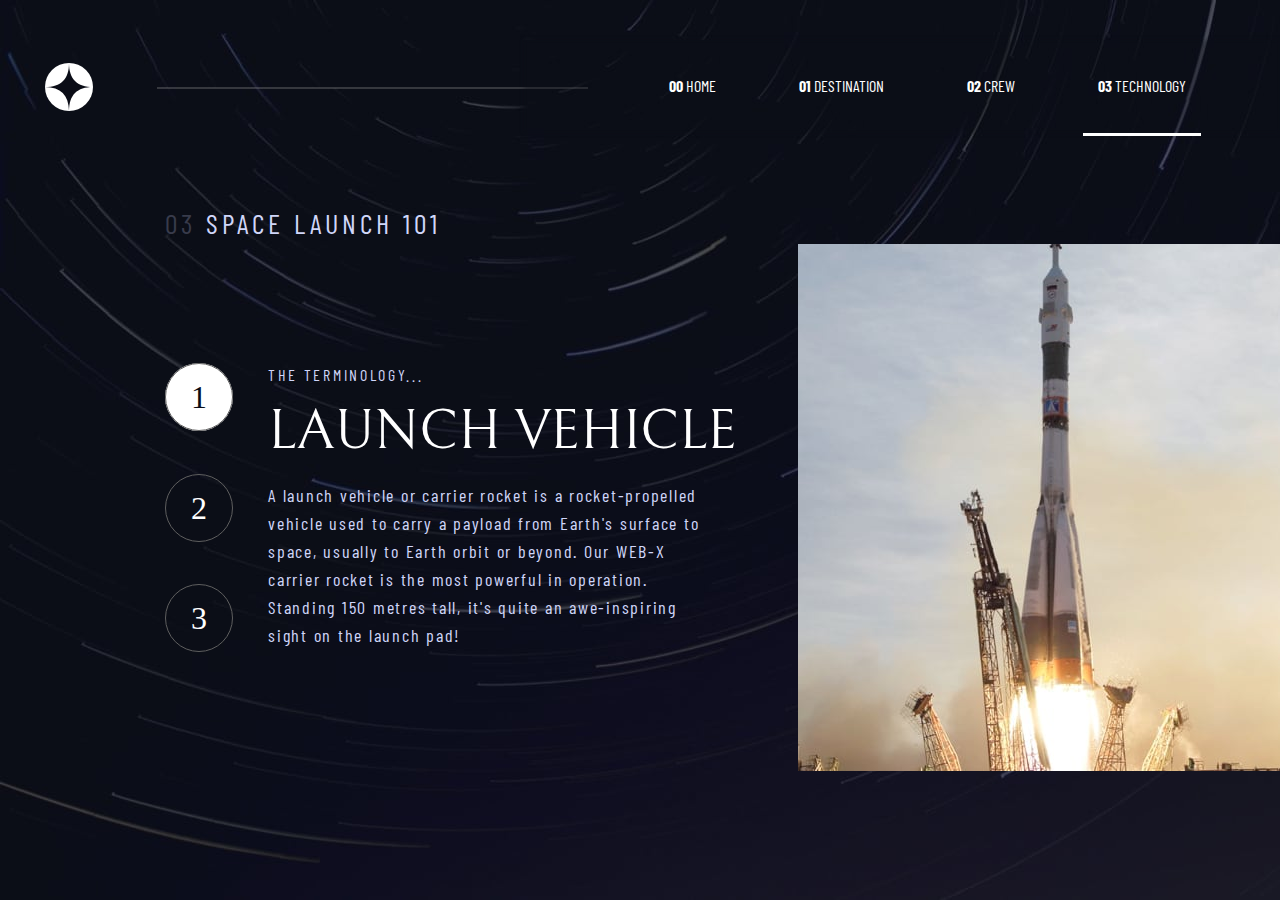
<file: technology-vehicle.html>
<!DOCTYPE html>
<html lang="en">
  <head>
    <meta charset="UTF-8" />
    <meta name="viewport" content="width=device-width, initial-scale=1.0" />
    <link rel="icon" type="image/png" sizes="32x32" href="./assets/favicon-32x32.png" />
    <link rel="stylesheet" href="./assets/reset.css" />
    <link rel="stylesheet" href="./assets/styles.css" />
    <link rel="preconnect" href="https://fonts.googleapis.com" />
    <link rel="preconnect" href="https://fonts.gstatic.com" crossorigin />
    <link
      href="https://fonts.googleapis.com/css2?family=Barlow+Condensed&family=Bellefair&display=swap"
      rel="stylesheet"
    />
    <title>Frontend Mentor | Space tourism website</title>
  </head>
  <body>
    <div class="technology-container">
      <header>
        <nav class="navbar">
          <div class="logo-icon">
            <img src="./assets/shared/logo.svg" alt="logo icon" />
          </div>
          <div class="border"></div>
          <div class="menu">
            <ul class="nav-menu">
              <li class="nav-item item-positioning">
                <a href="./index.html" class="nav-link"><span>00</span> HOME</a>
              </li>
              <li class="nav-item">
                <a href="./destination-moon.html" class="nav-link"><span>01</span> DESTINATION</a>
              </li>
              <li class="nav-item">
                <a href="./crew-commander.html" class="nav-link"><span>02</span> CREW</a>
              </li>
              <li class="nav-item">
                <a href="#" class="active nav-link"><span>03</span> TECHNOLOGY</a>
              </li>
            </ul>
          </div>
          <div class="hamburger">
            <img src="/assets/shared/icon-hamburger.svg" alt="" />
          </div>
        </nav>
      </header>

      <main>
        <div class="general-tech-container">
          <div class="tech-label">
            <h5><span>03</span> SPACE LAUNCH 101</h5>
          </div>
          <div class="tech-description">
            <div class="tech-description-menu">
              <ul>
                <li><a href="#" class="active-col-menu">1</a></li>
                <li><a href="./technology-spaceport.html">2</a></li>
                <li><a href="./technology-capsule.html">3</a></li>
              </ul>
            </div>

            <div class="tech-description-about">
              <p class="tech-title">THE TERMINOLOGY...</p>
              <h3>LAUNCH VEHICLE</h3>
              <p class="tech-about-text">
                A launch vehicle or carrier rocket is a rocket-propelled vehicle used to carry a payload from Earth's
                surface to space, usually to Earth orbit or beyond. Our WEB-X carrier rocket is the most powerful in
                operation. Standing 150 metres tall, it's quite an awe-inspiring sight on the launch pad!
              </p>
            </div>

            <div class="tech-description-photo"></div>
          </div>
        </div>
      </main>
    </div>
    <script src="./assets/script.js"></script>
  </body>
</html>
</file>
<file: assets/styles.css>
/* 
CHALLENGE FROM: FRONTEND MENTORS
DEVELOPED BY: @MPFDEV
*/

:root {
  --background: #0b0d17;
  --heading: #d0d6f9;
  --text: #fff;
}
html,
body {
  height: 100%;
}
h1,
h2,
h3,
h4 {
  font-family: 'Bellefair', serif;
}

body {
  max-width: 1440px;
  margin: 0 auto;
  background-color: var(--background);
  color: var(--text);
}

nav {
  display: flex;
  justify-content: space-between;
  align-items: center;
  margin-left: 45px;
}

nav ul {
  list-style: none;
}

nav ul li {
  display: inline;
  margin-left: 50px;
  font-family: 'Barlow Condensed', sans-serif;
  font-size: 16px;
  letter-spacing: 2.7;
}

nav ul li a {
  text-decoration: none;
  color: var(--text);
  font-family: 'Barlow Condensed', sans-serif;
  font-size: 16px;
  letter-spacing: 2.7;
  padding: 38px 15px;
  z-index: 1;
  position: relative;
}

.active {
  border-bottom: 3px solid var(--text);
  z-index: 10;
}

nav ul li a:hover:not(.active) {
  border-bottom: 3px solid #979797;
}

nav ul li a span {
  font-weight: bold;
}

.hamburger {
  display: none;
}

.bar {
  display: block;
  width: 25px;
  height: 3px;
  margin: 5px auto;
  -webkit-transition: all 0.3s ease-in-out;
  transition: all 0.3s ease-in-out;
  background-color: #101010;
}

.menu {
  display: flex;
  justify-content: center;
  align-items: center;
  width: 830px;
  height: 93px;
  margin-top: 40px;
  position: relative;
  z-index: 2;
}

.menu:before {
  content: '';
  position: absolute;
  top: 0;
  left: 0;
  width: 100%;
  height: 100%;
  background-color: #0b0d1759;
  filter: blur(2px);
  z-index: 1;
}

.logo-icon {
  width: 48px;
  height: 48px;
  margin-top: 40px;
}

.border {
  border: 1px solid #97979750;
  width: 473px;
  position: relative;
  top: 21px;
  left: 64px;
}

/* ==== HOME ==== */

.home-container {
  background-image: url(./home/background-home-desktop.jpg);
  background-size: cover;
  background-repeat: no-repeat;
  min-height: 100vh;
}

/* ==== HERO ==== */

.hero-container {
  display: flex;
  margin: 256px 165px 0 165px;
  justify-content: space-between;
  align-items: center;
}

.space {
  width: 382px;
  height: 450px;
  display: flex;
  flex-direction: column;
  justify-content: space-evenly;
}

.space h5 {
  font-size: 28px;
  letter-spacing: 4px;
  font-family: 'Barlow Condensed', sans-serif;
  color: var(--heading);
}

.space h1 {
  font-family: 'Bellefair', serif;
  font-size: 150px;
}

.space p {
  font-family: 'Barlow Condensed', sans-serif;
  font-size: 18px;
  line-height: 32px;
  width: 444px;
  text-align: justify;
  letter-spacing: 2px;
  color: var(--heading);
}

.explore a {
  font-family: 'Bellefair', serif;
  text-decoration: none;
  padding: 119px 62px;
  background-color: var(--text);
  border-radius: 50%;
  font-size: 32px;
  letter-spacing: 2px;
  color: var(--background);
  background-color: var(--heading);
}

.explore a:hover {
  box-shadow: 0 0 0 88px #dbdbdb18;
  transition: all 0.5s;
}

/* ==== DESTINATION ==== */

.destination-container {
  background-image: url(./destination/background-destination-desktop.jpg);
  background-size: cover;
  min-height: 100vh;
}

/* == MOON == */

.moon-container {
  display: flex;
  justify-content: space-between;
  align-items: center;
  margin: 73px 166px 0 166px;
}

.moon-map h5 {
  font-size: 28px;
  letter-spacing: 4px;
  font-family: 'Barlow Condensed', sans-serif;
  color: var(--heading);
}

.moon-map h5 span {
  margin-right: 30px;
  color: #3a3d46;
  font-weight: bold;
}

.moon-map img {
  margin-top: 95px;
  margin-left: 64px;
}

.moon-description {
  display: flex;
  flex-direction: column;
  width: 445px;
  height: 472px;
  justify-content: space-between;
  margin-left: 150px;
}

.nav-description ul {
  list-style-type: none;
  height: 34px;
  width: 420px;
}

.nav-description ul li {
  display: inline;
  margin-right: 30px;
}

.nav-description ul li a {
  text-decoration: none;
  color: var(--text);
  font-family: 'Barlow Condensed', sans-serif;
  font-size: 16px;
  letter-spacing: 2.7;
  padding-bottom: 10px;
}

.nav-description ul li a:hover:not(.active) {
  border-bottom: 3px solid #85868b;
}

.moon-description h2 {
  font-family: 'Bellefair', serif;
  font-size: 100px;
}

.moon-description p {
  font-family: 'Barlow Condensed', sans-serif;
  font-size: 18px;
  line-height: 32px;
  color: var(--heading);
  letter-spacing: 1.24px;
}

.border-description {
  border: 1px solid #383b4b;
}

.destination-description {
  display: flex;
  justify-content: space-around;
}

.avg-distance,
.est-travel-time {
  display: flex;
  flex-direction: column;
  justify-content: space-between;
  width: 143px;
  height: 61px;
}

.destination-description h2 {
  font-family: 'Barlow Condensed', sans-serif;
  font-size: 14px;
  letter-spacing: 2.35px;
  color: var(--heading);
}

.destination-description h1 {
  font-family: 'Bellefair', serif;
  font-size: 26px;
}

/* == MARS == */

.mars-container {
  display: flex;
  justify-content: space-between;
  align-items: center;
  margin: 73px 166px 0 166px;
}

.mars-map h5 {
  font-size: 28px;
  letter-spacing: 4px;
  font-family: 'Barlow Condensed', sans-serif;
  color: var(--heading);
}

.mars-map h5 span {
  margin-right: 30px;
  color: #3a3d46;
  font-weight: bold;
}

.mars-map img {
  margin-top: 95px;
  margin-left: 64px;
}

.mars-description {
  display: flex;
  flex-direction: column;
  width: 445px;
  height: 472px;
  justify-content: space-between;
  margin-left: 150px;
}

.mars-description h2 {
  font-family: 'Bellefair', serif;
  font-size: 100px;
}

.mars-description p {
  font-family: 'Barlow Condensed', sans-serif;
  font-size: 18px;
  line-height: 32px;
  color: var(--heading);
  letter-spacing: 1.24px;
}

.destination-description h2 {
  font-family: 'Barlow Condensed', sans-serif;
  font-size: 14px;
  letter-spacing: 2.35px;
  color: var(--heading);
}

.destination-description h1 {
  font-family: 'Bellefair', serif;
  font-size: 26px;
}

/* == EUROPA == */

.europa-container {
  display: flex;
  justify-content: space-between;
  align-items: center;
  margin: 73px 166px 0 166px;
}

.europa-map h5 {
  font-size: 28px;
  letter-spacing: 4px;
  font-family: 'Barlow Condensed', sans-serif;
  color: var(--heading);
}

.europa-map h5 span {
  margin-right: 30px;
  color: #3a3d46;
  font-weight: bold;
}

.europa-map img {
  margin-top: 95px;
  margin-left: 64px;
}

.europa-description {
  display: flex;
  flex-direction: column;
  width: 445px;
  height: 472px;
  justify-content: space-between;
  margin-left: 150px;
}

.europa-description h2 {
  font-family: 'Bellefair', serif;
  font-size: 100px;
}

.europa-description p {
  font-family: 'Barlow Condensed', sans-serif;
  font-size: 18px;
  line-height: 32px;
  color: var(--heading);
  letter-spacing: 1.24px;
}

.destination-description h2 {
  font-family: 'Barlow Condensed', sans-serif;
  font-size: 14px;
  letter-spacing: 2.35px;
  color: var(--heading);
}

.destination-description h1 {
  font-family: 'Bellefair', serif;
  font-size: 26px;
}

/* == TITAN == */

.titan-container {
  display: flex;
  justify-content: space-between;
  align-items: center;
  margin: 73px 166px 0 166px;
}

.titan-map h5 {
  font-size: 28px;
  letter-spacing: 4px;
  font-family: 'Barlow Condensed', sans-serif;
  color: var(--heading);
}

.titan-map h5 span {
  margin-right: 30px;
  color: #3a3d46;
  font-weight: bold;
}

.titan-map img {
  margin-top: 95px;
  margin-left: 64px;
}

.titan-description {
  display: flex;
  flex-direction: column;
  width: 445px;
  height: 472px;
  justify-content: space-between;
  margin-left: 150px;
}

.titan-description h2 {
  font-family: 'Bellefair', serif;
  font-size: 100px;
}

.titan-description p {
  font-family: 'Barlow Condensed', sans-serif;
  font-size: 18px;
  line-height: 32px;
  color: var(--heading);
  letter-spacing: 1.24px;
}

.destination-description h2 {
  font-family: 'Barlow Condensed', sans-serif;
  font-size: 14px;
  letter-spacing: 2.35px;
  color: var(--heading);
}

.destination-description h1 {
  font-family: 'Bellefair', serif;
  font-size: 26px;
}

/* ==== CREW ==== */

.crew-container {
  background-image: url(./crew/background-crew-desktop.jpg);
  background-size: cover;
  min-height: 100vh;
}

/* == COMMANDER == */

.commander-container {
  display: flex;
  justify-content: space-between;
  margin: 70px 130px 0 165px;
}

.commander-description {
  display: flex;
  flex-direction: column;
  justify-content: space-between;
}

.commander-about {
  display: flex;
  flex-direction: column;
  justify-content: space-evenly;
  width: 490px;
  height: 345px;
}

.commander-description h5 {
  font-size: 28px;
  letter-spacing: 4px;
  font-family: 'Barlow Condensed', sans-serif;
  color: var(--heading);
}

.commander-description h5 span {
  color: #383b4b;
}

.commander-about h4 {
  font-family: 'Bellefair', serif;
  font-size: 32px;
  color: #909196;
}

.commander-about h3 {
  font-family: 'Bellefair', serif;
  font-size: 56px;
}

.commander-about p {
  font-family: 'Barlow Condensed', sans-serif;
  font-size: 18px;
  line-height: 32px;
  color: var(--heading);
  letter-spacing: 2.24px;
}

.commander-navigation {
  width: 185px;
  height: 15px;
  margin-bottom: 100px;
}

.commander-navigation ul {
  list-style: none;
}

.commander-navigation ul li {
  display: inline;
}

.commander-navigation a {
  cursor: pointer;
  height: 15px;
  width: 15px;
  margin: 0 8px;
  background-color: #363841;
  border-radius: 50%;
  display: inline-block;
  transition: background-color 0.6s ease;
}

.active-dot {
  background-color: white !important;
}

.commander-photo {
  position: relative;
  bottom: -25px;
}

.commander-photo img {
  margin-left: 80px;
}

/* == SPECIALIST== */

.specialist-container {
  display: flex;
  justify-content: space-between;
  margin: 83px 130px 0 165px;
}

.specialist-description {
  display: flex;
  flex-direction: column;
  justify-content: space-between;
}

.specialist-about {
  display: flex;
  flex-direction: column;
  justify-content: space-evenly;
  width: 490px;
  height: 345px;
}

.specialist-description h5 {
  font-size: 28px;
  letter-spacing: 4px;
  font-family: 'Barlow Condensed', sans-serif;
  color: var(--heading);
}

.specialist-description h5 span {
  color: #383b4b;
}

.specialist-about h4 {
  font-family: 'Bellefair', serif;
  font-size: 32px;
  color: #909196;
}

.specialist-about h3 {
  font-family: 'Bellefair', serif;
  font-size: 56px;
  width: 615px;
}

.specialist-about p {
  font-family: 'Barlow Condensed', sans-serif;
  font-size: 18px;
  line-height: 32px;
  color: var(--heading);
  letter-spacing: 1.24px;
  width: 444px;
}

.specialist-navigation {
  width: 185px;
  height: 15px;
  margin-bottom: 100px;
}

.specialist-navigation ul {
  list-style: none;
}

.specialist-navigation ul li {
  display: inline;
}

.specialist-navigation a {
  cursor: pointer;
  height: 15px;
  width: 15px;
  margin: 0 8px;
  background-color: #363841;
  border-radius: 50%;
  display: inline-block;
  transition: background-color 0.6s ease;
}

.specialist-photo {
  position: relative;
  bottom: -75px;
}

.specialist-photo img {
  margin-left: 80px;
}

/* == PILOT == */

.pilot-container {
  display: flex;
  justify-content: space-between;
  margin: 83px 130px 0 165px;
}

.pilot-description {
  display: flex;
  flex-direction: column;
  justify-content: space-between;
}

.pilot-about {
  display: flex;
  flex-direction: column;
  justify-content: space-evenly;
  width: 490px;
  height: 345px;
}

.pilot-description h5 {
  font-size: 28px;
  letter-spacing: 4px;
  font-family: 'Barlow Condensed', sans-serif;
  color: var(--heading);
}

.pilot-description h5 span {
  color: #383b4b;
}

.pilot-about h4 {
  font-family: 'Bellefair', serif;
  font-size: 32px;
  color: #909196;
}

.pilot-about h3 {
  font-family: 'Bellefair', serif;
  font-size: 56px;
  width: 615px;
}

.pilot-about p {
  font-family: 'Barlow Condensed', sans-serif;
  font-size: 18px;
  line-height: 32px;
  color: var(--heading);
  letter-spacing: 1.24px;
  width: 444px;
}

.pilot-navigation {
  width: 185px;
  height: 15px;
  margin-bottom: 100px;
}

.pilot-navigation ul {
  list-style: none;
}

.pilot-navigation ul li {
  display: inline;
}

.pilot-navigation a {
  cursor: pointer;
  height: 15px;
  width: 15px;
  margin: 0 8px;
  background-color: #363841;
  border-radius: 50%;
  display: inline-block;
  transition: background-color 0.6s ease;
}

.pilot-photo {
  position: relative;
  bottom: -65px;
}

.pilot-photo img {
  margin-left: 40px;
}

/* == ENGINEER == */

.engineer-container {
  display: flex;
  justify-content: space-between;
  margin: 83px 130px 0 165px;
  height: 650px;
}

.engineer-description {
  display: flex;
  flex-direction: column;
  justify-content: space-between;
}

.engineer-about {
  display: flex;
  flex-direction: column;
  justify-content: space-evenly;
  width: 490px;
  height: 345px;
}

.engineer-description h5 {
  font-size: 28px;
  letter-spacing: 4px;
  font-family: 'Barlow Condensed', sans-serif;
  color: var(--heading);
}

.engineer-description h5 span {
  color: #383b4b;
}

.engineer-about h4 {
  font-family: 'Bellefair', serif;
  font-size: 32px;
  color: #909196;
}

.engineer-about h3 {
  font-family: 'Bellefair', serif;
  font-size: 56px;
  width: 615px;
}

.engineer-about p {
  font-family: 'Barlow Condensed', sans-serif;
  font-size: 18px;
  line-height: 32px;
  color: var(--heading);
  letter-spacing: 1.24px;
  width: 444px;
}

.engineer-navigation {
  width: 185px;
  height: 15px;
  margin-bottom: 100px;
}

.engineer-navigation ul {
  list-style: none;
}

.engineer-navigation ul li {
  display: inline;
}

.engineer-navigation a {
  cursor: pointer;
  height: 15px;
  width: 15px;
  margin: 0 8px;
  background-color: #363841;
  border-radius: 50%;
  display: inline-block;
  transition: background-color 0.6s ease;
}

.engineer-photo {
  position: relative;
  bottom: -110px;
  height: 600px;
}

.engineer-photo img {
  position: relative;
  bottom: 0;
  margin-left: 30px;
}

/* ==== TECHNOLOGY ==== */

.technology-container {
  background-image: url(./technology/background-technology-desktop.jpg);
  background-size: cover;
  min-height: 100vh;
}

/* == LAUNCH VEHICLE == */

.general-tech-container {
  display: flex;
  flex-direction: column;
  margin: 76px 0 0 165px;
}

.tech-label {
  width: 305px;
  height: 35px;
}

.tech-label h5 {
  font-size: 28px;
  letter-spacing: 4px;
  font-family: 'Barlow Condensed', sans-serif;
  color: var(--heading);
}

.tech-label h5 span {
  color: #383b4b;
}

.tech-description {
  display: flex;
  justify-content: space-between;
  align-items: center;
}

.tech-description ul {
  display: flex;
  flex-direction: column;
  list-style: none;
  height: 303px;
  justify-content: space-between;
}

.tech-description ul li {
  margin: 25px 0;
}

.tech-description a {
  font-size: 32px;
  padding: 15px 25px;
  border-radius: 50%;
  text-decoration: none;
  color: white;
  border: 1px solid rgb(95, 95, 95);
}

.tech-description a:hover:not(.active-col-menu) {
  border: 1px solid white;
  cursor: pointer;
}

.active-col-menu {
  background-color: white;
  color: var(--background) !important;
}

.tech-description-about {
  width: 470px;
  height: 303px;
  display: flex;
  flex-direction: column;
  justify-content: space-around;
  margin: 0 60px 0 35px;
}

.tech-title {
  font-size: 16px;
  letter-spacing: 2.7px;
  font-family: 'Barlow Condensed', sans-serif;
  color: var(--heading);
}

.tech-description-about h3 {
  font-family: 'Bellefair', serif;
  font-size: 56px;
  width: 470px;
}

.tech-about-text {
  font-family: 'Barlow Condensed', sans-serif;
  font-size: 18px;
  line-height: 28px;
  color: var(--heading);
  letter-spacing: 1.75px;
  width: 444px;
}

.tech-description-photo {
  width: 515px;
  height: 527px;
  background-image: url(./technology/image-launch-vehicle-portrait.jpg);
  background-size: cover;
}

/* == SPACEPORT == */

.tech-description-photo-spaceport {
  width: 515px;
  height: 527px;
  background-image: url(./technology/image-spaceport-portrait.jpg);
  background-size: cover;
}

/* == CAPSULE == */

.tech-description-photo-capsule {
  width: 515px;
  height: 527px;
  background-image: url(./technology/image-space-capsule-portrait.jpg);
  background-size: cover;
}

/* ================= RESPONSIVE DESIGN =================== */

/* ==== TABLET 768 X 1024 ==== */

@media (max-width: 768px) {
  nav {
    margin-left: 39px;
  }

  nav ul {
    margin-left: 45px;
  }

  nav ul li {
    margin-left: 0;
    margin-right: 35px;
  }

  nav ul li a {
    font-size: 14px;
    padding: 38px 0;
    letter-spacing: 2px;
  }

  nav ul li a span {
    display: none;
  }

  .logo-icon {
    margin-top: 0;
  }

  .border {
    display: none;
  }

  .menu {
    margin-top: 0;
    width: 450px;
    height: 96px;
    position: relative;
    z-index: 2;
  }

  .menu:before {
    content: '';
    position: absolute;
    top: 0;
    left: 0;
    width: 100%;
    height: 100%;
    background-color: #3a3d464d;
    filter: blur(2px);
    z-index: 1;
  }

  /* == HERO == */
  .home-container {
    background-image: url(./home/background-home-tablet.jpg);
    min-height: 100vh;
    background-size: cover;
    background-repeat: no-repeat;
  }

  .hero-container {
    height: 732px;
    flex-direction: column;
    margin: 75px 159px 0 159px;
    text-align: center;
    justify-content: space-between;
    align-items: center;
  }

  .space {
    width: 450px;
    height: 334px;
    display: flex;
    flex-direction: column;
    justify-content: space-evenly;
  }

  .space h5 {
    font-size: 20;
    letter-spacing: 3.38px;
  }

  .space p {
    font-size: 16px;
    line-height: 28px;
    text-align: center;
  }

  .explore {
    position: relative;
    bottom: 100px;
  }

  /* ==== DESTINATION ==== */

  .destination-container {
    background-image: url(./destination/background-destination-tablet.jpg);
    background-size: cover;
    min-height: 100vh;
  }

  .nav-description ul li a {
    letter-spacing: 3px;
  }

  .nav-description ul {
    margin-left: 72 px;
    margin-top: 23 px;
    width: 335px;
  }

  .destination-description {
    display: flex;
    justify-content: space-around;
    width: 575px;
  }

  .border-description {
    border: 1px solid #383b4b;
    width: 575px;
  }

  /* == MOON == */

  .moon-container {
    display: flex;
    flex-direction: column;
    justify-content: space-between;
    align-items: center;
    margin: 40px;
  }

  .moon-map {
    display: flex;
    flex-direction: column;
    justify-content: space-between;
  }

  .moon-map img {
    margin-top: 62px;
  }

  .moon-map h5 {
    position: relative;
    left: -85px;
    font-size: 20px;
    letter-spacing: 3.38px;
  }

  .moon-description {
    display: flex;
    flex-direction: column;
    justify-content: space-between;
    align-items: center;
    margin-left: 0;
    height: 390px;
    width: 575px;
    margin-bottom: 55px;
  }

  .moon-description p {
    text-align: center;
    font-size: 16px;
    letter-spacing: 1.25px;
    line-height: 28px;
  }

  .moon-description .nav-description {
    margin-left: 60px;
    margin-top: 35px;
  }
  /* == MARS == */

  .mars-container {
    display: flex;
    flex-direction: column;
    justify-content: space-between;
    align-items: center;
    margin: 40px;
  }

  .mars-map {
    display: flex;
    flex-direction: column;
    justify-content: space-between;
  }

  .mars-map img {
    margin-top: 62px;
  }

  .mars-map h5 {
    position: relative;
    left: -85px;
    font-size: 20px;
    letter-spacing: 3.38px;
  }

  .mars-description {
    display: flex;
    flex-direction: column;
    justify-content: space-between;
    align-items: center;
    margin-left: 0;
    height: 390px;
    width: 575px;
    margin-bottom: 55px;
  }

  .mars-description p {
    text-align: center;
    font-size: 16px;
    letter-spacing: 1.25px;
    line-height: 28px;
  }

  .mars-description .nav-description {
    margin-left: 60px;
    margin-top: 35px;
  }

  /* == EUROPA == */

  .europa-container {
    display: flex;
    flex-direction: column;
    justify-content: space-between;
    align-items: center;
    margin: 40px;
  }

  .europa-map {
    display: flex;
    flex-direction: column;
    justify-content: space-between;
  }

  .europa-map img {
    margin-top: 62px;
  }

  .europa-map h5 {
    position: relative;
    left: -85px;
    font-size: 20px;
    letter-spacing: 3.38px;
  }

  .europa-description {
    display: flex;
    flex-direction: column;
    justify-content: space-between;
    align-items: center;
    margin-left: 0;
    height: 390px;
    width: 575px;
    margin-bottom: 55px;
  }

  .europa-description p {
    text-align: center;
    font-size: 16px;
    letter-spacing: 1.25px;
    line-height: 28px;
  }

  .europa-description .nav-description {
    margin-left: 60px;
    margin-top: 35px;
  }

  /* == TITAN == */

  .titan-container {
    display: flex;
    flex-direction: column;
    justify-content: space-between;
    align-items: center;
    margin: 40px;
  }

  .titan-map {
    display: flex;
    flex-direction: column;
    justify-content: space-between;
  }

  .titan-map img {
    margin-top: 62px;
  }

  .titan-map h5 {
    position: relative;
    left: -85px;
    font-size: 20px;
    letter-spacing: 3.38px;
  }

  .titan-description {
    display: flex;
    flex-direction: column;
    justify-content: space-between;
    align-items: center;
    margin-left: 0;
    height: 390px;
    width: 575px;
    margin-bottom: 55px;
  }

  .titan-description p {
    text-align: center;
    font-size: 16px;
    letter-spacing: 1.25px;
    line-height: 28px;
  }

  .titan-description .nav-description {
    margin-left: 60px;
    margin-top: 35px;
  }

  /* ==== CREW ==== */

  .crew-container {
    background-image: url(./crew/background-crew-tablet.jpg);
    background-size: cover;
    min-height: 100vh;
  }

  /* == COMMANDER == */

  .commander-container {
    flex-direction: column;
    justify-content: space-between;
    align-items: center;
    text-align: center;
  }

  .commander-description {
    height: 350px;
  }

  .commander-description h5 {
    position: relative;
    left: -256px;
    top: -45px;
    font-size: 20px;
    letter-spacing: 3.38px;
  }

  .commander-about h4 {
    font-size: 24px;
  }

  .commander-about h3 {
    font-size: 40px;
  }

  .commander-about p {
    font-size: 16px;
  }

  .commander-navigation {
    width: 480px;
    display: flex;
    justify-content: center;
    align-items: center;
  }

  .commander-navigation ul {
    position: relative;
    top: 28px;
  }

  .commander-photo {
    position: relative;
    top: -96px;
    transform: scale(0.8);
  }

  /* == SPECEALIST == */

  .specialist-container {
    flex-direction: column;
    justify-content: space-between;
    align-items: center;
    text-align: center;
  }

  .specialist-description {
    height: 350px;
  }

  .specialist-description h5 {
    position: relative;
    left: -256px;
    top: -45px;
    font-size: 20px;
    letter-spacing: 3.38px;
  }

  .specialist-about h4 {
    font-size: 24px;
  }

  .specialist-about h3 {
    font-size: 40px;
    width: 483px;
  }

  .specialist-about p {
    font-size: 16px;
    line-height: 28px;
    width: 483px;
    text-align: center;
    letter-spacing: 1px;
  }

  .specialist-navigation {
    width: 480px;
    display: flex;
    justify-content: center;
    align-items: center;
  }

  .specialist-navigation ul {
    position: relative;
    top: 28px;
  }

  .specialist-photo {
    position: relative;
    top: -72px;
    left: -73px;
    transform: scale(0.8);
  }

  /* == PILOT == */

  .pilot-container {
    flex-direction: column;
    justify-content: space-between;
    align-items: center;
    text-align: center;
  }

  .pilot-description {
    height: 350px;
  }

  .pilot-description h5 {
    position: relative;
    left: -256px;
    top: -45px;
    font-size: 20px;
    letter-spacing: 3.38px;
  }

  .pilot-about h4 {
    font-size: 24px;
  }

  .pilot-about h3 {
    font-size: 40px;
    width: 483px;
  }

  .pilot-about p {
    font-size: 16px;
    line-height: 28px;
    width: 483px;
    text-align: center;
    letter-spacing: 1px;
  }

  .pilot-navigation {
    width: 480px;
    display: flex;
    justify-content: center;
    align-items: center;
  }

  .pilot-navigation ul {
    position: relative;
    top: 28px;
  }

  .pilot-photo {
    position: relative;
    top: -72px;
    left: -46px;
    transform: scale(0.8);
  }

  /* == ENGINEER == */

  .engineer-container {
    flex-direction: column;
    justify-content: space-between;
    align-items: center;
    text-align: center;
  }

  .engineer-description {
    height: 350px;
  }

  .engineer-description h5 {
    position: relative;
    left: -256px;
    top: -45px;
    font-size: 20px;
    letter-spacing: 3.38px;
  }

  .engineer-about h4 {
    font-size: 24px;
  }

  .engineer-about h3 {
    font-size: 40px;
    width: 483px;
  }

  .engineer-about p {
    font-size: 16px;
    line-height: 28px;
    width: 483px;
    text-align: center;
    letter-spacing: 1px;
  }

  .engineer-navigation {
    width: 480px;
    display: flex;
    justify-content: center;
    align-items: center;
  }

  .engineer-navigation ul {
    position: relative;
    top: 28px;
  }

  .engineer-photo {
    position: relative;
    top: -51px;
    left: -19px;
    transform: scale(0.8);
  }

  /* ==== TECHNOLOGY ==== */

  .technology-container {
    background-image: url(./technology/background-technology-tablet.jpg);
    background-size: cover;
    min-height: 100vh;
  }

  /* == LAUNCH VEHICLE == */

  .general-tech-container {
    margin: 42px 0 0 0;
  }

  .tech-label {
    margin-left: 39px;
  }

  .tech-label h5 {
    font-size: 20px;
    letter-spacing: 3.38px;
    line-height: 1px;
  }

  .tech-description {
    flex-direction: column;
    margin-top: 12px;
    justify-content: space-evenly;
    align-items: center;
    text-align: center;
    height: 784px;
  }

  .tech-description-photo {
    background-position: center center;
    background-image: url(./technology/image-launch-vehicle-portrait.jpg);
    height: 310px;
    width: 100%;
    order: 1;
  }

  .tech-description-menu {
    order: 2;
  }

  .tech-description-menu ul {
    flex-direction: row;
    width: 210px;
    height: 60px;
  }

  .tech-description-menu ul a {
    font-size: 24px;
    letter-spacing: 1.5px;
    line-height: 1;
    padding: 15px 21px;
  }

  .tech-description-about {
    order: 3;
    margin: 0;
    width: 458px;
    height: 237px;
  }

  .tech-description-about h3 {
    font-size: 40px;
  }

  .tech-description-about p {
    font-size: 16px;
    letter-spacing: 0;
  }

  /* == SPACEPORT == */

  .tech-description-photo-spaceport {
    background-position: center center;
    background-image: url(./technology/image-spaceport-landscape.jpg);
    height: 310px;
    width: 100%;
    order: 1;
  }

  /* == CAPSULE == */

  .tech-description-photo-capsule {
    background-position: center center;
    background-image: url(./technology/image-space-capsule-landscape.jpg);
    height: 310px;
    width: 100%;
    order: 1;
  }
}

/* ==== MOBILE 375 X 667 ==== */

@media (max-width: 375px) {
  /* = RESET = */

  nav ul li {
    display: block;
    margin: 0;
    text-align: left;
  }

  .active {
    border: none;
  }

  nav ul li a {
    padding: 0;
    color: rgb(255, 255, 255);
    position: static;
    font-size: 16px;
    letter-spacing: 2.7px;
  }

  nav ul li a span {
    display: inline-block;
  }

  .menu {
    display: block;
    position: static;
    width: 100%;
  }

  .menu::before {
    display: none;
  }

  .navbar {
    display: flex;
    justify-content: space-between;
    align-items: center;
    padding: 0 1.5rem;
    margin: 0 24px;
  }
  /* == NAV MOBILE == */

  .nav-menu {
    z-index: 1;
    position: fixed;
    display: none;
    flex-direction: column;
    background-color: rgb(85, 84, 84);
    min-height: 100vh;
    width: 100%;
    text-align: center;
    box-shadow: 0 10px 27px rgba(0, 0, 0, 0.425);
  }

  .nav-menu.active {
    left: 95px;
    display: block;
  }

  .nav-item {
    margin: 35px 0;
    margin-left: 30px;
  }

  .hamburger {
    display: block;
    cursor: pointer;
    z-index: 10;
  }

  .logo-icon img {
    width: 40px;
    height: 40px;
  }

  .item-positioning {
    margin-top: 120px;
  }

  /* == HERO == */

  .home-container {
    background-image: url(./home/background-home-mobile.jpg);
    min-height: 100vh;
    background-size: cover;
    background-repeat: no-repeat;
  }

  .hero-container {
    margin: 0 auto;
    height: 615px;
    margin-top: 35px;
  }

  .space {
    width: 327px;
    height: 276px;
  }

  .space h5 {
    font-size: 16px;
    letter-spacing: 2.7px;
  }

  .space h1 {
    font-size: 80px;
  }

  .space p {
    font-size: 15px;
    letter-spacing: 0;
    line-height: 25px;
    width: 327px;
    height: 125px;
  }

  .explore a {
    font-size: 20px;
    padding: 100px 63px;
  }

  /* ==== DESTINATION ==== */

  .destination-container {
    background-image: url(./destination/background-destination-mobile.jpg);
    background-size: cover;
    min-height: 100vh;
  }

  /* == MOON == */

  .moon-container {
    margin: 0;
  }

  .moon-map {
    align-items: center;
    height: 221px;
  }

  .moon-map h5 {
    position: static;
    font-size: 16px;
    letter-spacing: 2.7px;
  }

  .moon-map h5 span {
    margin-right: 13px;
  }

  .moon-map img {
    width: 170px;
    height: 170px;
    margin: 0;
  }

  .moon-description {
    height: 555px;
    margin: 0;
    width: 370px;
  }

  .moon-description li a {
    font-size: 14px;
    letter-spacing: 2.36px;
  }

  .moon-description ul {
    width: 300px;
  }

  .moon-description ul li:last-child {
    margin-right: 0;
  }

  .moon-description h2 {
    font-size: 56px;
  }

  .moon-description p {
    font-size: 15px;
    line-height: 25px;
    width: 327px;
    height: 125px;
  }

  .destination-description {
    flex-direction: column;
    width: 375px;
    align-items: center;
    height: 165px;
    justify-content: space-evenly;
  }

  .destination-description h2 {
    font-size: 14px;
    letter-spacing: 2.36px;
    line-height: 1px;
  }

  .destination-description h1 {
    font-size: 28px;
    letter-spacing: 0;
    line-height: 1px;
  }

  .avg-distance,
  .est-travel-time {
    justify-content: space-around;
    align-items: center;
  }

  .border-description {
    width: 319px;
  }

  /* == MARS == */

  .mars-container {
    margin: 0;
  }

  .mars-map {
    align-items: center;
    height: 221px;
  }

  .mars-map h5 {
    position: static;
    font-size: 16px;
    letter-spacing: 2.7px;
  }

  .mars-map h5 span {
    margin-right: 13px;
  }

  .mars-map img {
    width: 170px;
    height: 170px;
    margin: 0;
  }

  .mars-description {
    height: 555px;
    margin: 0;
    width: 370px;
  }

  .mars-description li a {
    font-size: 14px;
    letter-spacing: 2.36px;
  }

  .mars-description ul {
    width: 300px;
  }

  .mars-description ul li:last-child {
    margin-right: 0;
  }

  .mars-description .nav-description {
    margin-left: 22px;
  }

  .mars-description h2 {
    font-size: 56px;
  }

  .mars-description p {
    font-size: 15px;
    line-height: 25px;
    width: 327px;
    height: 125px;
  }
  .destination-description {
    flex-direction: column;
    width: 375px;
    align-items: center;
    height: 165px;
    justify-content: space-evenly;
  }

  .destination-description h2 {
    font-size: 14px;
    letter-spacing: 2.36px;
    line-height: 1px;
  }

  .destination-description h1 {
    font-size: 28px;
    letter-spacing: 0;
    line-height: 1px;
  }

  .avg-distance,
  .est-travel-time {
    justify-content: space-around;
    align-items: center;
    width: 180px;
  }

  .border-description {
    width: 319px;
  }

  /* == EUROPA == */

  .europa-container {
    margin: 0;
  }

  .europa-map {
    align-items: center;
    height: 221px;
  }

  .europa-map h5 {
    position: static;
    font-size: 16px;
    letter-spacing: 2.7px;
  }

  .europa-map h5 span {
    margin-right: 13px;
  }

  .europa-map img {
    width: 170px;
    height: 170px;
    margin: 0;
  }

  .europa-description {
    height: 555px;
    margin: 0;
    width: 370px;
  }

  .europa-description li a {
    font-size: 14px;
    letter-spacing: 2.36px;
  }

  .europa-description ul {
    width: 300px;
  }

  .europa-description ul li:last-child {
    margin-right: 0;
  }

  .europa-description h2 {
    font-size: 56px;
  }

  .europa-description p {
    font-size: 15px;
    line-height: 25px;
    width: 327px;
    height: 125px;
  }
  .destination-description {
    flex-direction: column;
    width: 375px;
    align-items: center;
    height: 165px;
    justify-content: space-evenly;
  }

  .destination-description h2 {
    font-size: 14px;
    letter-spacing: 2.36px;
    line-height: 1px;
  }

  .destination-description h1 {
    font-size: 28px;
    letter-spacing: 0;
    line-height: 1px;
  }

  .avg-distance,
  .est-travel-time {
    justify-content: space-around;
    align-items: center;
    width: 180px;
  }

  .border-description {
    width: 319px;
  }

  /* == TITAN == */

  .titan-container {
    margin: 0;
  }

  .titan-map {
    align-items: center;
    height: 221px;
  }

  .titan-map h5 {
    position: static;
    font-size: 16px;
    letter-spacing: 2.7px;
  }

  .titan-map h5 span {
    margin-right: 13px;
  }

  .titan-map img {
    width: 170px;
    height: 170px;
    margin: 0;
  }

  .titan-description {
    height: 555px;
    margin: 0;
  }

  .titan-description li a {
    font-size: 14px;
    letter-spacing: 2.36px;
  }

  .titan-description h2 {
    font-size: 56px;
  }

  .titan-description p {
    font-size: 15px;
    line-height: 25px;
    width: 327px;
    height: 125px;
  }
  .destination-description {
    flex-direction: column;
    width: 375px;
    align-items: center;
    height: 165px;
    justify-content: space-evenly;
  }

  .destination-description h2 {
    font-size: 14px;
    letter-spacing: 2.36px;
    line-height: 1px;
  }

  .destination-description h1 {
    font-size: 28px;
    letter-spacing: 0;
    line-height: 1px;
  }

  .avg-distance,
  .est-travel-time {
    justify-content: space-around;
    align-items: center;
    width: 180px;
  }

  .border-description {
    width: 319px;
  }

  /* ==== CREW ==== */

  .crew-container {
    background-image: url(./crew/background-crew-mobile.jpg);
    background-size: cover;
    min-height: 100vh;
  }

  /* == COMMANDER == */

  .commander-container {
    margin: 0;
    height: 710px;
  }

  .commander-description {
    align-items: center;
    height: 710px;
    width: 375px;
  }

  .commander-description h5 {
    order: 1;
    position: static;
    margin-bottom: 321px;
  }

  .commander-about {
    order: 3;
    align-items: center;
    justify-content: space-between;
    width: 375px;
  }

  .commander-about h4 {
    font-size: 16px;
    height: 30px;
  }

  .commander-about h3 {
    font-size: 24px;
    height: 30px;
  }

  .commander-about p {
    font-size: 15px;
    line-height: 25px;
    width: 326px;
    height: 150px;
  }

  .commander-navigation {
    order: 2;
    width: 135px;
  }

  .commander-navigation a {
    width: 12px;
    height: 12px;
  }

  .commander-photo {
    transform: scale(0.4);
    top: -870px;
  }

  /* == SPECIALIST == */

  .specialist-container {
    margin: 0;
    height: 710px;
  }

  .specialist-description {
    align-items: center;
    height: 710px;
    width: 375px;
  }

  .specialist-description h5 {
    order: 1;
    position: static;
    margin-bottom: 321px;
  }

  .specialist-about {
    order: 3;
    align-items: center;
    justify-content: space-between;
    width: 375px;
  }

  .specialist-about h4 {
    font-size: 16px;
    height: 30px;
  }

  .specialist-about h3 {
    font-size: 24px;
    height: 30px;
    width: 375px;
  }

  .specialist-about p {
    font-size: 15px;
    line-height: 25px;
    width: 326px;
    height: 150px;
  }

  .specialist-navigation {
    order: 2;
    width: 135px;
  }

  .specialist-navigation a {
    width: 12px;
    height: 12px;
  }

  .specialist-photo {
    transform: scale(0.4);
    top: -800px;
    margin: 0;
    position: relative;
    left: 17px;
  }

  /* == PILOT == */

  .pilot-container {
    margin: 0;
    height: 710px;
  }

  .pilot-description {
    align-items: center;
    height: 710px;
    width: 375px;
  }

  .pilot-description h5 {
    order: 1;
    position: static;
    margin-bottom: 321px;
  }

  .pilot-about {
    order: 3;
    align-items: center;
    justify-content: space-between;
    width: 375px;
  }

  .pilot-about h4 {
    font-size: 16px;
    height: 30px;
  }

  .pilot-about h3 {
    font-size: 24px;
    height: 30px;
    width: 375px;
  }

  .pilot-about p {
    font-size: 15px;
    line-height: 25px;
    width: 326px;
    height: 150px;
  }

  .pilot-navigation {
    order: 2;
    width: 135px;
  }

  .pilot-navigation a {
    width: 12px;
    height: 12px;
  }

  .pilot-photo {
    transform: scale(0.4);
    top: -800px;
    margin: 0;
    position: relative;
    left: 17px;
  }

  /* == ENGINEER == */

  .engineer-container {
    margin: 0;
    height: 710px;
  }

  .engineer-description {
    align-items: center;
    height: 710px;
    width: 375px;
  }

  .engineer-description h5 {
    order: 1;
    position: static;
    margin-bottom: 321px;
  }

  .engineer-about {
    order: 3;
    align-items: center;
    justify-content: space-between;
    width: 375px;
  }

  .engineer-about h4 {
    font-size: 16px;
    height: 30px;
  }

  .engineer-about h3 {
    font-size: 24px;
    height: 30px;
    width: 375px;
  }

  .engineer-about p {
    font-size: 15px;
    line-height: 25px;
    width: 326px;
    height: 150px;
  }

  .engineer-navigation {
    order: 2;
    width: 135px;
  }

  .engineer-navigation a {
    width: 12px;
    height: 12px;
  }

  .engineer-photo {
    transform: scale(0.4);
    top: -800px;
    margin: 0;
    position: relative;
    left: 17px;
  }

  /* ==== TECHNOLOGY ==== */

  .technology-container {
    background-image: url(./technology/background-technology-mobile.jpg);
    background-size: cover;
    min-height: 100vh;
  }

  /* == VEHICLE == */

  .tech-description-about,
  .tech-description-about h3,
  .tech-about-text {
    width: 375px;
  }
}
</file>
